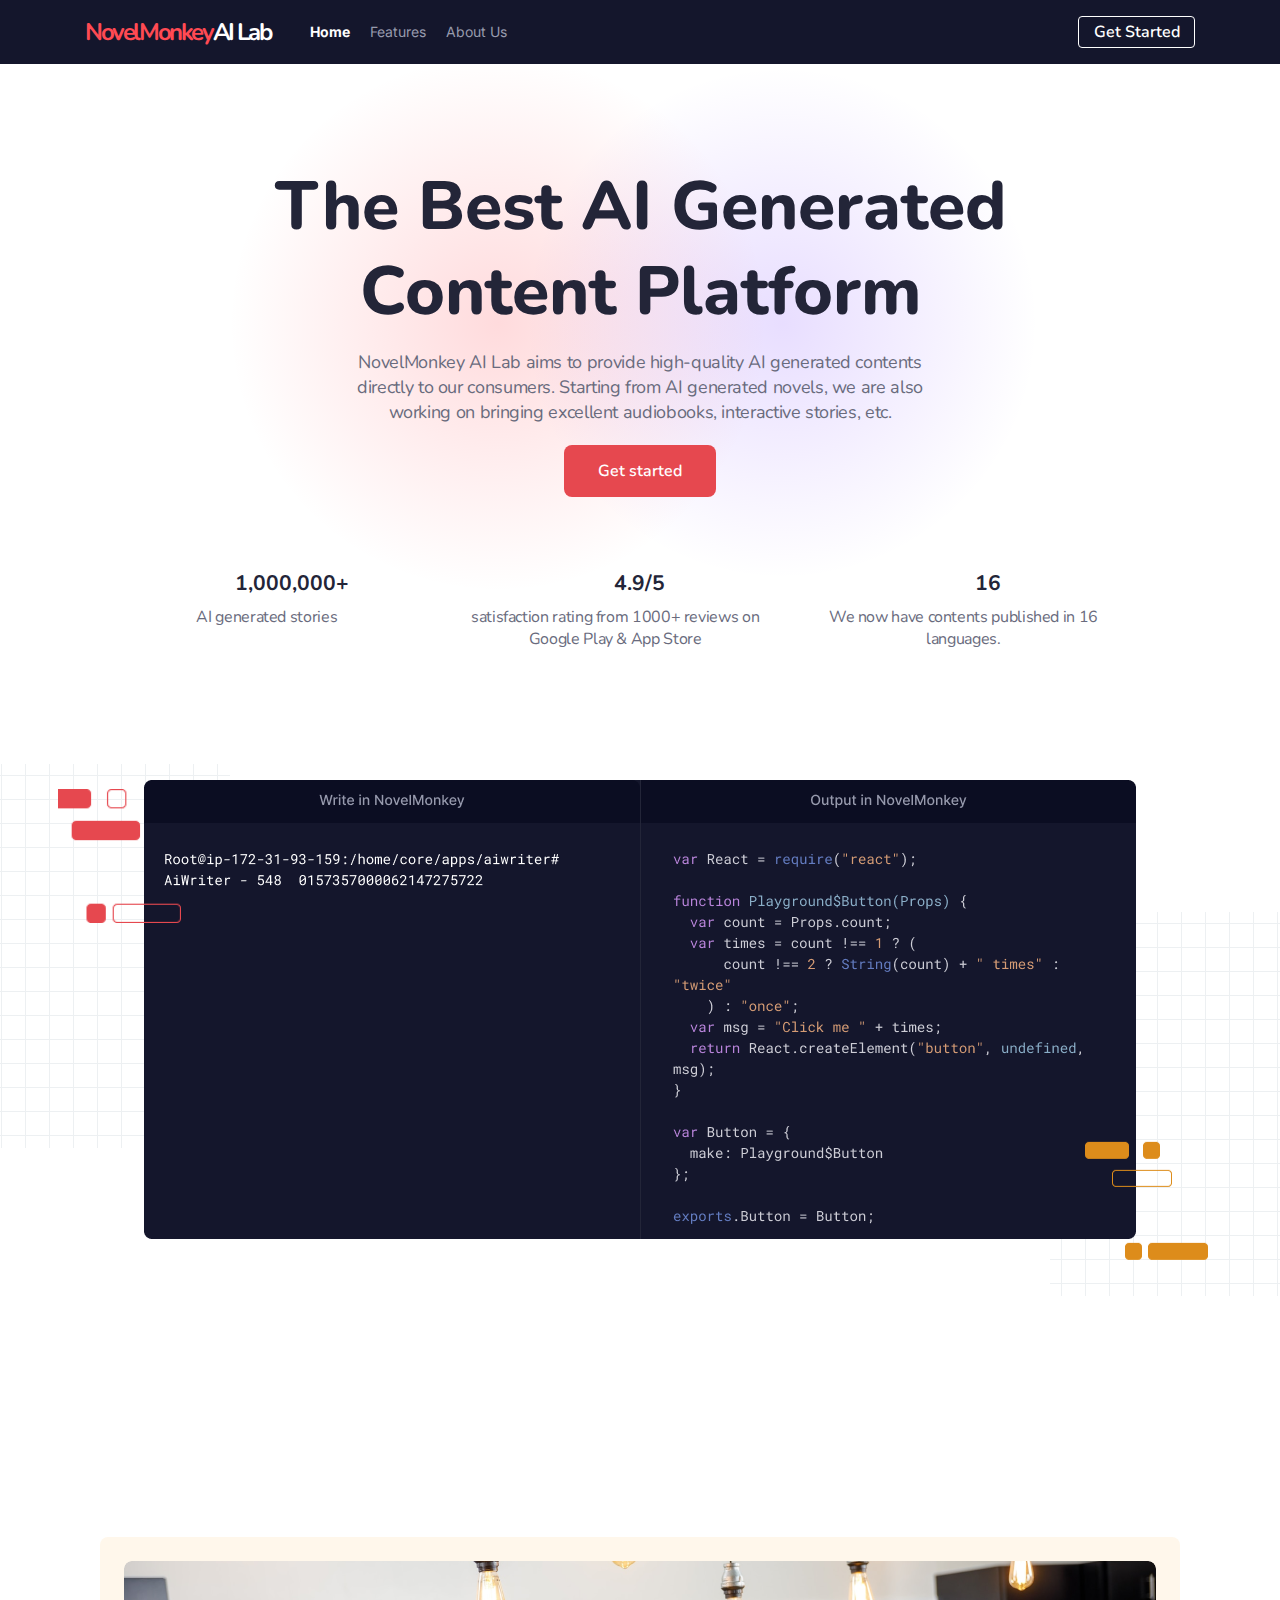
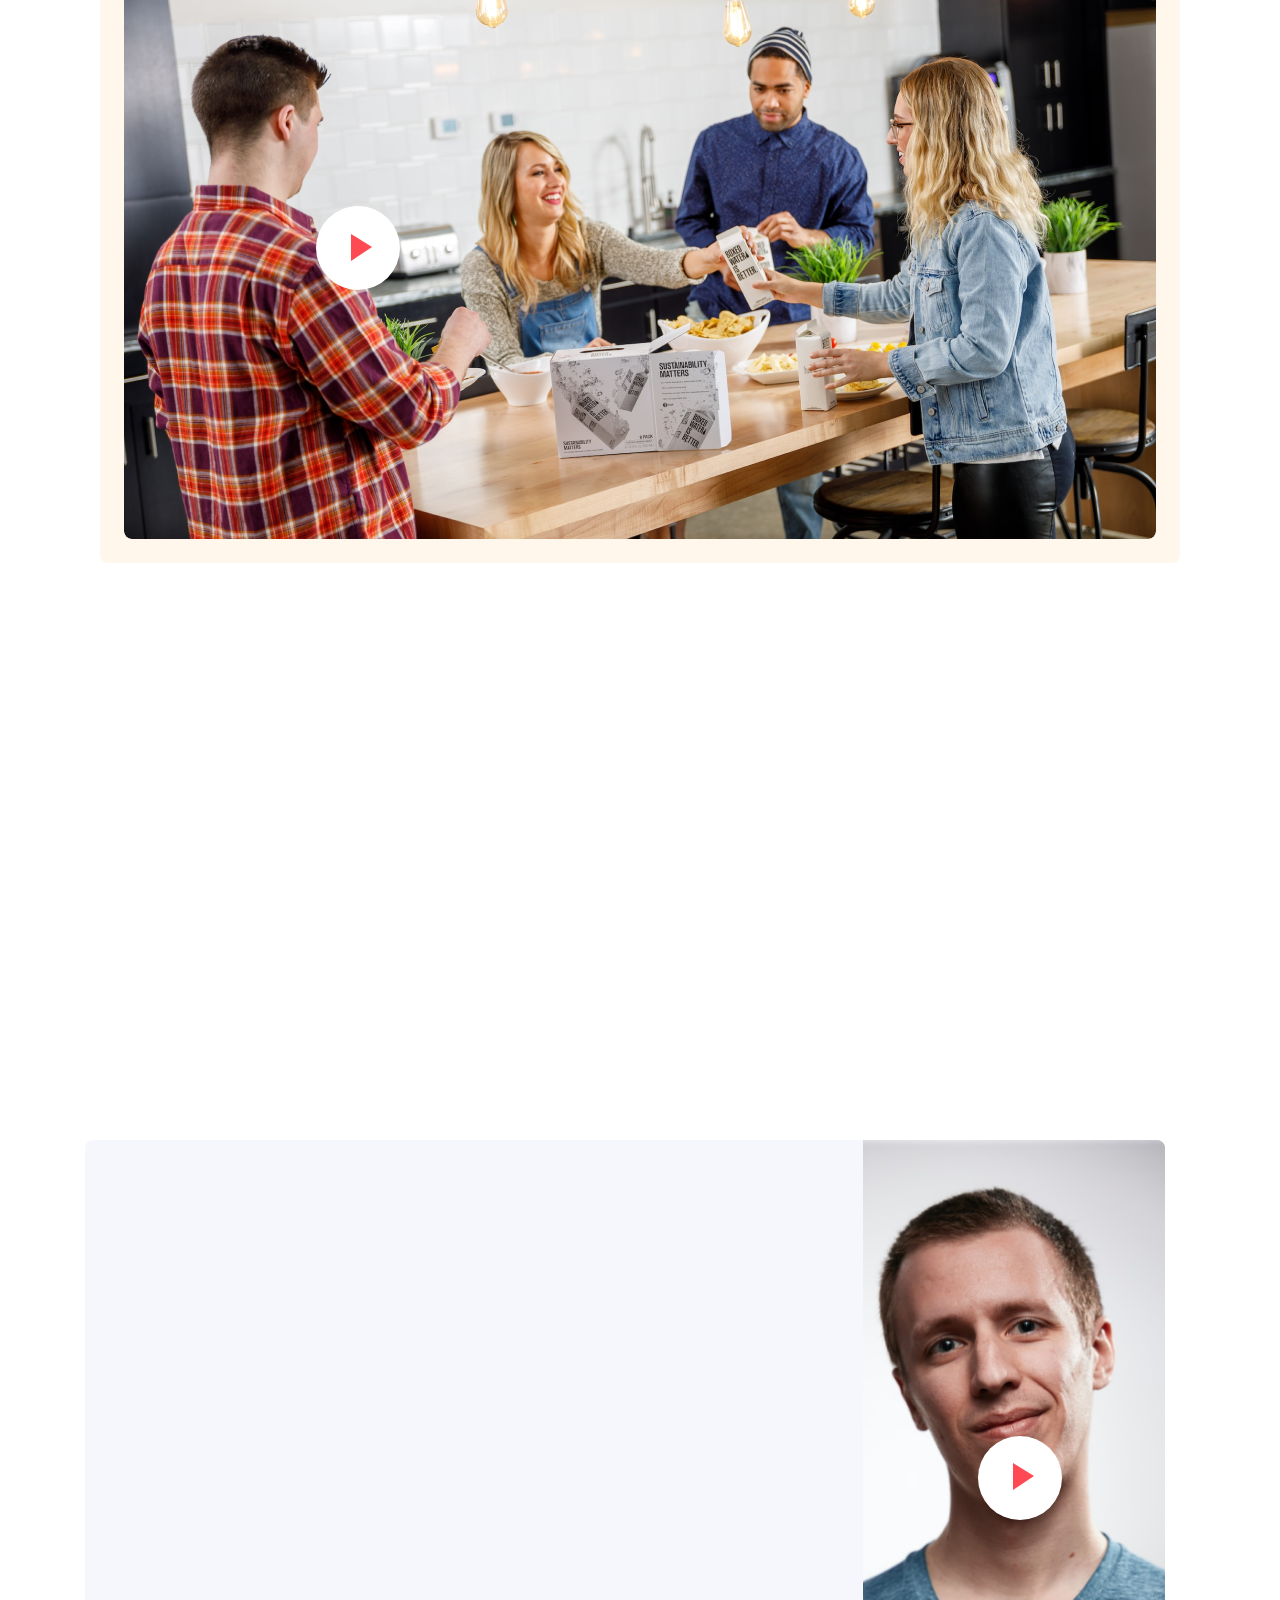
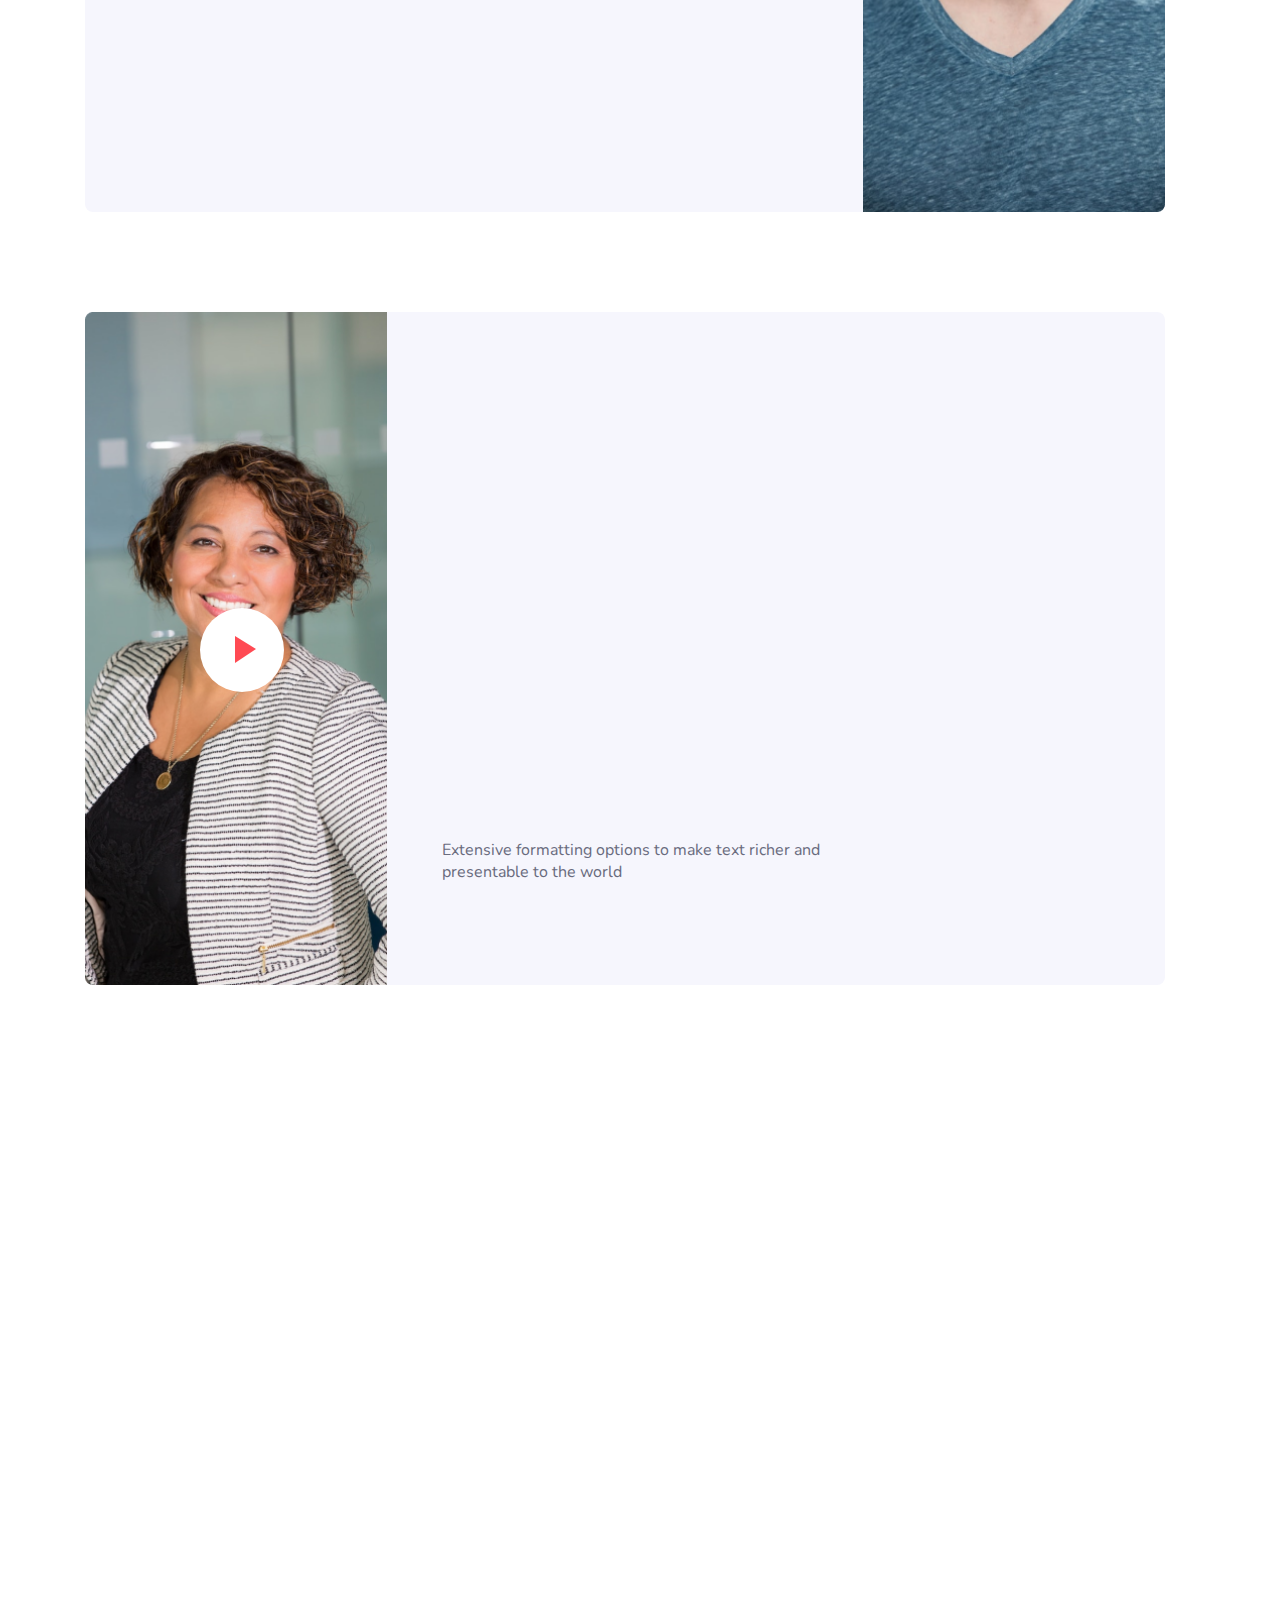
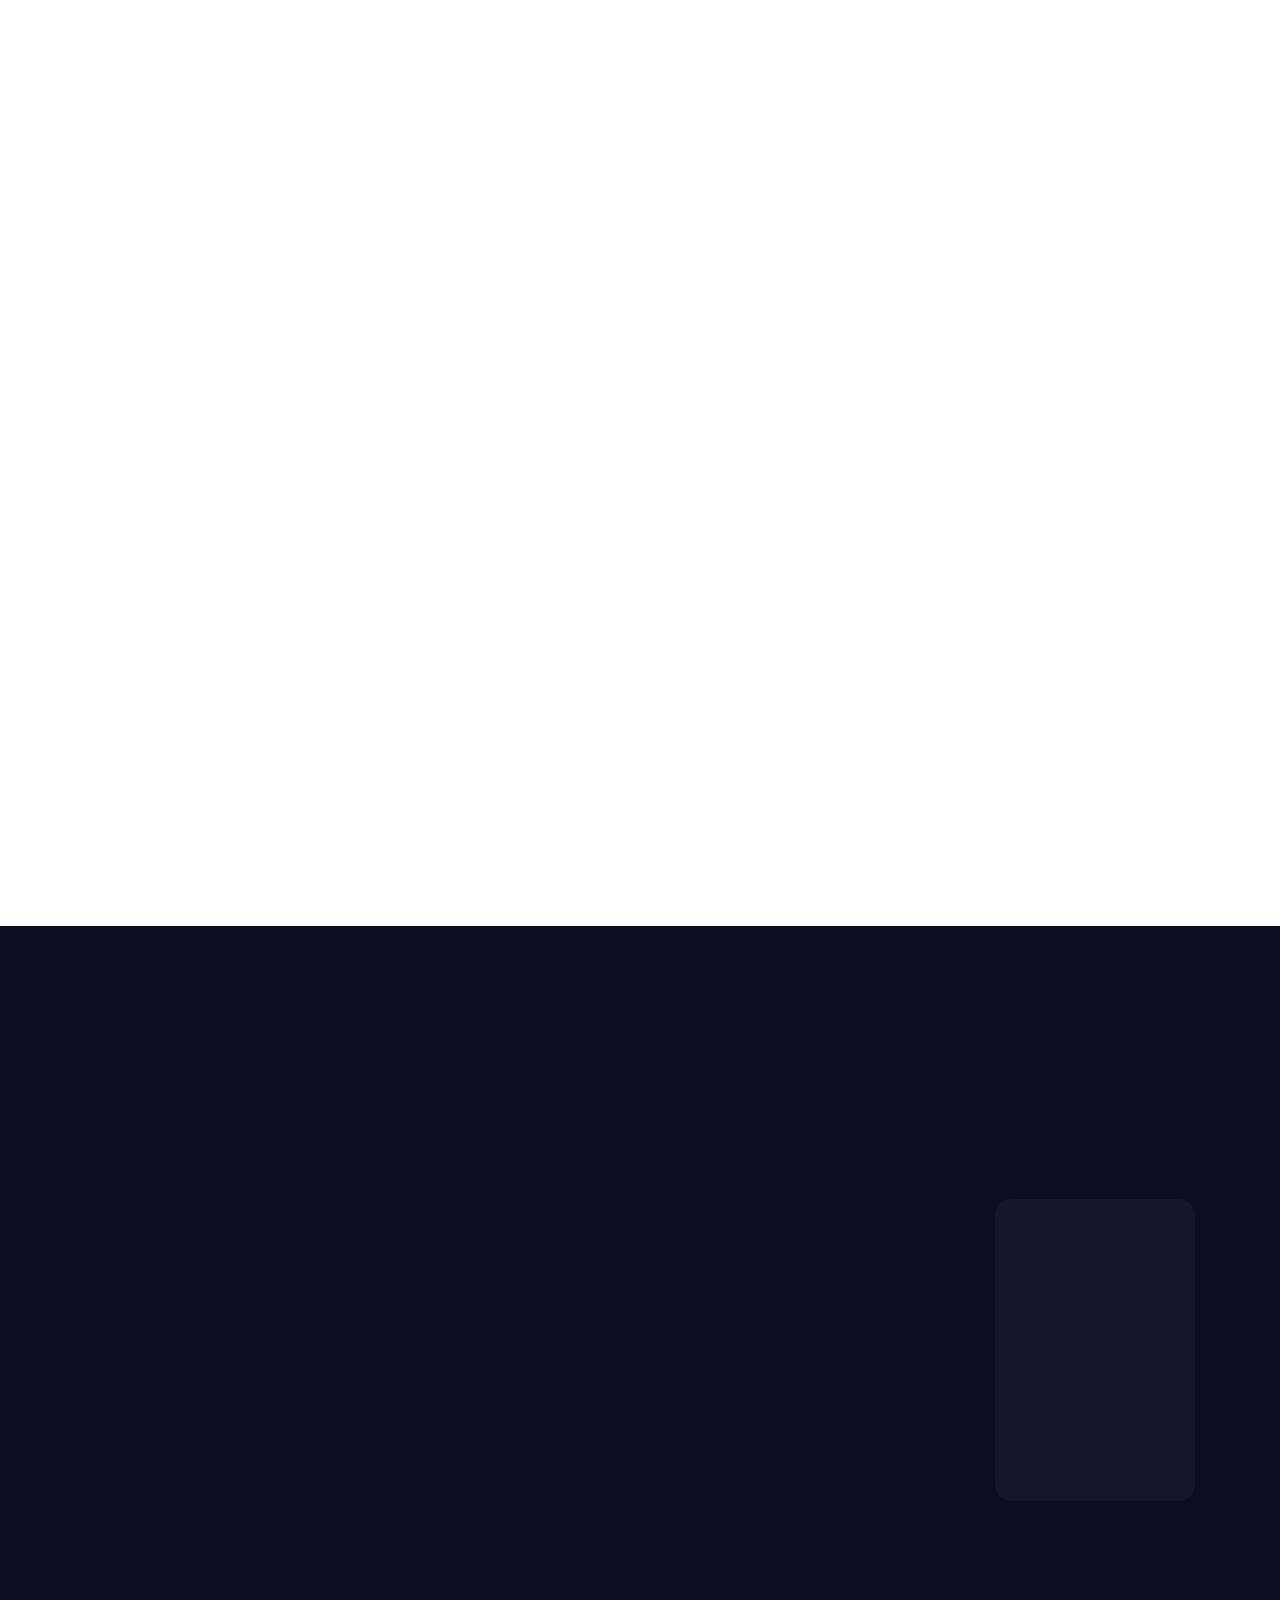
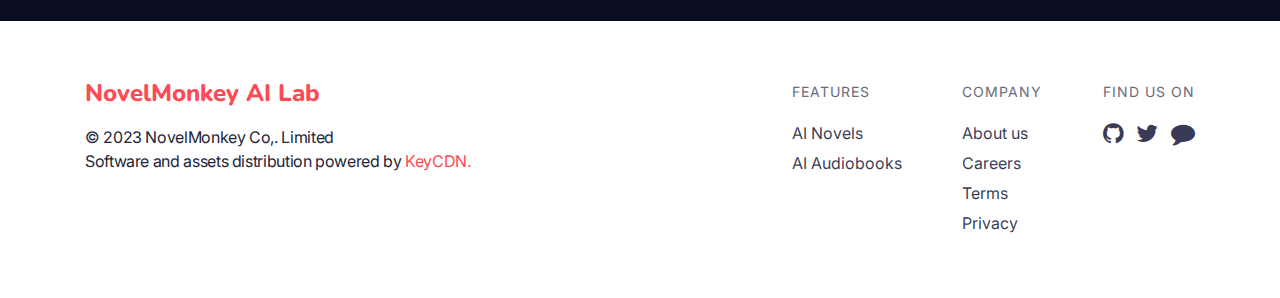
<file: index.html>
<!DOCTYPE HTML>
<html class="no-js" lang="en-US">

<head>
    <meta charset="utf-8">
    <meta http-equiv="x-ua-compatible" content="ie=edge">
    <title>Novelmoneky ai lab- Home</title>
    <meta name="description" content="">
    <meta name="viewport" content="width=device-width, initial-scale=1">
    <link rel="shortcut icon" type="image/x-icon" href="assets/images/favicon.ico" />

    <!-- Stylesheet -->
    <!-- Animate css -->
    <link rel="stylesheet" type="text/css" href="assets/css/animate.css" media="all" />
    <!-- Owl Carousel css -->
    <link rel="stylesheet" type="text/css" href="assets/css/owl.theme.default.min.css" media="all" />
    <link rel="stylesheet" type="text/css" href="assets/css/owl.carousel.min.css" media="all" />
    <!-- Google fonts  -->
    <link href="https://fonts.googleapis.com/css2?family=Nunito:wght@300;400;500;600;700;800;900&display=swap"
        rel="stylesheet">
    <link href="https://fonts.googleapis.com/css2?family=Inter:wght@300;400;500;600;700;900&display=swap"
        rel="stylesheet">
    <!-- Fontawesome CSS -->
    <link rel="stylesheet" href="assets/css/font-awesome.min.css">
    <!-- Bootstrap CSS -->
    <link rel="stylesheet" href="assets/css/bootstrap.min.css">
    <!-- normalize -->
    <link rel="stylesheet" href="assets/css/normalize.css">
     <!-- Aos css  -->
     <link rel="stylesheet" href="assets/css/aos.css">
    <!-- Main Stylesheet -->
    <link rel="stylesheet" href="assets/css/style.css">
    <!-- responsive -->
    <link rel="stylesheet" href="assets/css/responsive.css">
</head>

<body>

    <!-- Novel Monkey FUll page design start  -->
    <header class="header-area sticky-top">
        <div class="container">
            <div class="row">
                <div class="col-xl-12">
                    <div class="header_content">
                        <div class="header_left">
                            <div class="header_logo">
                                <a href="#">NovelMonkey<span>AI Lab</span></a>
                            </div>
                            <div class="header_menu">
                                <ul>
                                    <li><a class="active" href="#">Home</a></li>
                                    <li><a href="#">Features</a></li>
                                    <li><a href="#">About Us</a></li>
                                    <li><a href="#">Get Started</a></li>
                                </ul>
                            </div>
                        </div>
                        <div class="header_right">
                            <a href="#">Get Started</a>
                            <div class="mobile_btn">
                                <span></span>
                                <span></span>
                                <span></span>
                            </div>
                        </div>
                    </div>
                </div>
            </div>
        </div>
    </header>

    <section class="hero_section_design section_padding">
        <div class="container">
            <div class="row">
                <div class="col-xl-12">
                    <div class="hero_content" data-aos="fade-up">
                        <h1>The Best AI Generated Content Platform</h1>
                        <p>NovelMonkey AI Lab aims to provide high-quality AI generated contents directly to our
                            consumers. Starting from AI generated novels, we are also working on bringing excellent
                            audiobooks, interactive stories, etc.</p>
                        <a href="#">Get started</a>

                        <!-- hero_position  -->
                        <div class="hero_postion hero_position_1"></div>
                        <div class="hero_postion hero_position_2"></div>
                    </div>
                    <div class="details_counting">
                        <div class="single_details li_p" data-aos="fade-up">
                            <h4>1,000,000+</h4>
                            <p>AI generated stories</p>
                        </div>
                        <div class="single_details li_p" data-aos="fade-up">
                            <h4>4.9/5</h4>
                            <p>satisfaction rating from 1000+ reviews on Google Play & App Store</p>
                        </div>
                        <div class="single_details li_p" data-aos="fade-up">
                            <h4>16</h4>
                            <p>We now have contents published in 16 languages.</p>
                        </div>
                    </div>

                    <!-- code_editor area  -->
                    <div class="code_editor_area">
                        <img src="assets/images/div.relative.png" alt="Image" data-aos="fade-up">
                        <div class="position_image illu illu_left">
                            <img src="assets/images/illu_left.png.png" alt="">
                        </div>
                        <div class="position_image illu illu_right">
                            <img src="assets/images/illu_right.png.png" alt="">
                        </div>
                        <div class="position_image grid grid_left">
                            <img src="assets/images/grid.svg.png" alt="">
                        </div>
                        <div class="position_image grid grid_right">
                            <img src="assets/images/grid.svg.png" alt="">
                        </div>
                    </div>
                </div>
            </div>
        </div>
    </section>

    <section class="who_are_we_area section_padding">
        <div class="container">
            <div class="row">
                <div class="col-xl-12">
                    <div class="section_title" data-aos="fade-up">
                        <h2>Who are we?</h2>
                    </div>
                    <div class="who_are_you_con">
                        <img src="assets/images/img1.png" alt="Image">
                        <button type="button" class="btn-play btn-play1" data-toggle="modal"
                            data-src="https://www.youtube.com/embed/h7M7f-afhvY" data-target="#videoModal">
                            <span></span>
                        </button>

                        <!-- Video Modal Start -->
                        <div class="modal modal-video fade" id="videoModal" tabindex="-1"
                            aria-labelledby="exampleModalLabel" aria-hidden="true">
                            <div class="modal-dialog">
                                <div class="modal-content rounded-0">
                                    <div class="modal-header">
                                        <button type="button" class="btn-close" data-dismiss="modal"
                                            aria-label="Close">&times;</button>
                                    </div>
                                    <div class="modal-body">
                                        <div class="embed-responsive embed-responsive-16by9">
                                            <iframe class="embed-responsive-item" src="" id="video"
                                                allow="autoplay; encrypted-media" allowfullscreen></iframe>
                                        </div>
                                    </div>
                                </div>
                            </div>
                        </div>
                        <!-- Video Modal End -->


                        <!-- about us  -->
                        <div class="about_us_con" data-aos="fade-up">
                            <h5>About Us</h5>
                            <h2>The Best AI Generated Content Platform</h2>
                            <p>Our experience in both AI technology and content creating allows us to bring best AIGC
                                directly to our consumers.</p>

                            <div class="about_group">
                                <div class="ab_single li_p">
                                    <div class="ab_logo">
                                        <img src="assets/images/l1.png" alt="">
                                    </div>
                                    <p>AI Novels: Fictio</p>
                                    <p><span>Text-to-text</span></p>
                                </div>
                                <div class="ab_single li_p">
                                    <div class="ab_logo">
                                        <img src="assets/images/l2.png" alt="">
                                    </div>
                                    <p>AI Audiobooks: Anytime Player</p>
                                    <p><span>Text-to-audio</span></p>
                                </div>
                                <div class="ab_single li_p">
                                    <div class="ab_logo">
                                        <img src="assets/images/l3.png" alt="">
                                    </div>
                                    <p>AI Interactive Stories: </p>
                                    <p><span>Text-to-video</span></p>
                                </div>
                            </div>

                            <a href="#">More About Us</a>
                        </div>
                    </div>
                </div>
            </div>
        </div>
    </section>

    <section class="why_do_that_area section_padding_bottom">
        <div class="container">
            <div class="row">
                <div class="col-xl-12">
                    <div class="section_title" data-aos="fade-up">
                        <h2>What we do & Why we do that</h2>
                    </div>
                </div>
            </div>
            <div class="row what_items">
                <div class="col-md-4">
                    <div class="single_w_item li_p" data-aos="fade-up">
                        <div class="icon">
                            <img src="assets/images/icon1.png" alt="">
                        </div>
                        <h3>World Class Security</h3>
                        <p>Privacy, Security, and Reliability are at the core of Jasper, which means your data is safe,
                            secure, and never used to train 3rd party AI Models.</p>
                    </div>
                </div>
                <div class="col-md-4">
                    <div class="single_w_item li_p" data-aos="fade-up">
                        <div class="icon">
                            <img src="assets/images/icon2.png" alt="">
                        </div>
                        <h3>Easy to manage teams with powerful admin features</h3>
                        <p>Invite team members from all around the world, manage content permissions, and track
                            production status in real-time.</p>
                    </div>
                </div>
                <div class="col-md-4">
                    <div class="single_w_item li_p" data-aos="fade-up">
                        <div class="icon">
                            <img src="assets/images/icon3.png" alt="">
                        </div>
                        <h3>Tailored Billing & Usage</h3>
                        <p>We’ll customize a plan to meet your unique needs, plus unlock all your word credits up front.
                        </p>
                    </div>
                </div>
            </div>
            <div class="row fluent_content">
                <div class="col-xl-12">
                    <div class="fluent_div">
                        <div class="fl_left">
                            <h2 data-aos="fade-up">Generate <span>killer</span> content, effortlessly</h2>
                            <p data-aos="fade-up">Never face writer's block again — from blogs to emails to ad copies, auto-generate
                                catchy, original, and high-converting copies in popular tones & languages in just a few
                                seconds. Just pick a use case, enter some context, and boom...your copy is ready!</p>

                            <div class="botom_f_con">
                                <ul class="li_p">
                                    <li data-aos="fade-up">Powered by state-of-the-art <span>language AI</span> to generate unique,
                                        original content for almost any vertical</li>
                                    <li data-aos="fade-up"><span>40+ use cases</span> and templates to choose from to cover all your
                                        writing needs</li>
                                    <li data-aos="fade-up">Choose from <span>30+ languages</span> to write in your own or other languages
                                        for your clients</li>
                                    <li data-aos="fade-up">Write anything with the right emotion through <span>20+ tones</span> of voice
                                    </li>
                                    <li data-aos="fade-up">Uses scientific <span>copywriting formulas</span> — such as AIDA & PAS — to
                                        provide best quality output that requires minimal to no editing</li>
                                </ul>

                                <div class="img_div" data-aos="fade-up">
                                    <img src="assets/images/ai1.png" alt="">
                                </div>
                            </div>
                        </div>

                        <div class="fl_right">
                            <img src="assets/images/man1.png" alt="">
                            <button type="button" class="btn-play btn-play2" data-toggle="modal"
                                data-src="https://www.youtube.com/embed/668nUCeBHyY" data-target="#videoModal">
                                <span></span>
                            </button>
                        </div>
                    </div>

                    <div class="fluent_div">
                        <div class="fl_left">
                            <h2 data-aos="fade-up">Craft your <span>masterpiece</span> to perfection</h2>
                            <p data-aos="fade-up">Use powerful, rich-text editor to go from raw ideas to a polished piece in no time —
                                takes just about 15 mins to write a 1,000 word piece! Reword, shorten and do much more
                                to improve the content quality before hitting that submit button.</p>

                            <div class="botom_f_con">
                                <ul class="li_p">
                                    <li data-aos="fade-up">Produce reader-friendly copy the way you need it — <span>expand</span> with more
                                        details, give it that raw edge, or just clean up the <span>grammar</span></li>
                                    <li data-aos="fade-up">Have a problem with that clunky, boring sentence? Hit <span>'reword'</span> or
                                        <span>'shorten'</span> and watch it magically turn into something elegant and
                                        succinct</li>
                                    <li data-aos="fade-up">Never worry about content uniqueness! Check for parts of your text that are
                                        similar to any existing content using in-built <span>plagiarism</span> checker
                                    </li>
                                    <li>Extensive <span>formatting options</span> to make text richer and presentable to
                                        the world</li>
                                </ul data-aos="fade-up">

                                <div class="img_div" data-aos="fade-up">
                                    <img src="assets/images/ai2.png" alt="">
                                </div>
                            </div>
                        </div>

                        <div class="fl_right">
                            <img src="assets/images/man2.png" alt="">
                            <button type="button" class="btn-play btn-play2" data-toggle="modal"
                                data-src="https://www.youtube.com/embed/668nUCeBHyY" data-target="#videoModal">
                                <span></span>
                            </button>
                        </div>
                    </div>
                </div>
            </div>
        </div>
    </section>

    <section class="love_reader_section section_padding_bottom">
        <div class="container">
            <div class="col-xl-12">
                <div class="section_title">
                    <h2 data-aos="fade-up">Loved by our readers</h2>
                    <h5 data-aos="fade-up">Reviews from our AI Novel App</h5>
                </div>
            </div>

            <div class="col-xl-12">
                <div class="all_read_lover">
                    <!-- single  -->
                    <div class="single_read_lover" data-aos="fade-up">
                        <div class="lover_top">
                            <div class="lover_img">
                                <img src="assets/images/1.png" alt="">
                            </div>
                            <div class="lover_name">
                                <h6>DIANDA Ramata</h6>
                            </div>
                        </div>
                        <div class="lover_comment">
                            <h5>Sûrement de belles histoires.</h5>
                            <p>J'adore 💓💓💓💓💓💓💓💓💓💓💓. J'aime beaucoup les lectures même si certaines ne sont
                                pas fini.</p>
                        </div>
                    </div>
                    <!-- single  -->
                    <div class="single_read_lover" data-aos="fade-up">
                        <div class="lover_top">
                            <div class="lover_img">
                                <img src="assets/images/2.png" alt="">
                            </div>
                            <div class="lover_name">
                                <h6>Marzena Kóska</h6>
                            </div>
                        </div>
                        <div class="lover_comment">
                            <h5>Super.Polecam</h5>
                            <p>Super się czyta wciąga niesamowicie nie można się oderwać. Aplikacje mi się podoba.Maja
                                bardzo duży wybór książek tak że każdy znajdzie coś dla siebie.Polecam😘</p>
                        </div>
                    </div>
                    <!-- single  -->
                    <div class="single_read_lover" data-aos="fade-up">
                        <div class="lover_top">
                            <div class="lover_img">
                                <img src="assets/images/3.png" alt="">
                            </div>
                            <div class="lover_name">
                                <h6>Domenica Carlino</h6>
                            </div>
                        </div>
                        <div class="lover_comment">
                            <h5>App molto bella</h5>
                            <p>Bellissimo tantissime storie avvincenti molto soddisfatta grazie!</p>
                        </div>
                    </div>
                    <!-- single  -->
                    <div class="single_read_lover" data-aos="fade-up">
                        <div class="lover_top">
                            <div class="lover_img">
                                <img src="assets/images/4.png" alt="">
                            </div>
                            <div class="lover_name">
                                <h6>Arcangela Moschetta</h6>
                            </div>
                        </div>
                        <div class="lover_comment">
                            <h5>App di lettura interessante</h5>
                            <p>L'ho scaricata da poco e mi trovo bene. App di lettura interessante, unica cosa da
                                migliorare è la concessione di maggiori gemme per ogni missione di lettura giornaliera.
                            </p>
                        </div>
                    </div>
                    <!-- single  -->
                    <div class="single_read_lover" data-aos="fade-up">
                        <div class="lover_top">
                            <div class="lover_img">
                                <img src="assets/images/5.png" alt="">
                            </div>
                            <div class="lover_name">
                                <h6>Kaszti007 Cobra90</h6>
                            </div>
                        </div>
                        <div class="lover_comment">
                            <h5>Sehr spannend, cool</h5>
                            <p>Dość ciekawa aplikacja , można również pomagać i mieć swój udział w tłumaczeniu tekstu ,
                                gdy widzimy jakiś błąd możemy edytować tekst i go samodzielnie poprawić, dostając w
                                zamian monety.🙂</p>
                        </div>
                    </div>
                    <!-- single  -->
                    <div class="single_read_lover" data-aos="fade-up">
                        <div class="lover_top">
                            <div class="lover_img">
                                <img src="assets/images/6.png" alt="">
                            </div>
                            <div class="lover_name">
                                <h6>Matej Vanny</h6>
                            </div>
                        </div>
                        <div class="lover_comment">
                            <h5>Tolle App mit spannenden Geschichten</h5>
                            <p>Ansich eine klasse App mit tollen Geschichten, Man lernt nette Leute kennen Liest
                                entspannt Bücher.</p>
                        </div>
                    </div>
                </div>
            </div>
        </div>
    </section>

    <section class="our_team section_padding_bottom">
        <div class="container">
            <div class="row">

                <div class="col-xl-12">
                    <div class="section_title" data-aos="fade-up">
                        <h2>Meet Our Team</h2>
                    </div>
                </div>
                <div class="col-lg-3 col-md-6">
                    <div class="team-item" data-aos="fade-up">
                        <img class="img-fluid mb-4" src="assets/images/team-1.png" alt="">
                        <h5>Charles Tai</h5>
                        <span class="text-primary">Founder & CEO</span>
                        <ul class="team-social">
                            <li><a class="btn btn-square" href=""><i class="fa fa-facebook-f"></i></a></li>
                            <li><a class="btn btn-square" href=""><i class="fa fa-twitter"></i></a></li>
                            <li><a class="btn btn-square" href=""><i class="fa fa-instagram"></i></a></li>
                            <li><a class="btn btn-square" href=""><i class="fa fa-linkedin"></i></a></li>
                        </ul>
                    </div>
                </div>
                <div class="col-lg-3 col-md-6">
                    <div class="team-item" data-aos="fade-up">
                        <img class="img-fluid mb-4" src="assets/images/team-2.png" alt="">
                        <h5>Adam Crew</h5>
                        <span class="text-primary">Co Founder</span>
                        <ul class="team-social">
                            <li><a class="btn btn-square" href=""><i class="fa fa-facebook-f"></i></a></li>
                            <li><a class="btn btn-square" href=""><i class="fa fa-twitter"></i></a></li>
                            <li><a class="btn btn-square" href=""><i class="fa fa-instagram"></i></a></li>
                            <li><a class="btn btn-square" href=""><i class="fa fa-linkedin"></i></a></li>
                        </ul>
                    </div>
                </div>
                <div class="col-lg-3 col-md-6">
                    <div class="team-item" data-aos="fade-up">
                        <img class="img-fluid mb-4" src="assets/images/team-3.png" alt="">
                        <h5>Boris Johnson</h5>
                        <span class="text-primary">Executive Manager</span>
                        <ul class="team-social">
                            <li><a class="btn btn-square" href=""><i class="fa fa-facebook-f"></i></a></li>
                            <li><a class="btn btn-square" href=""><i class="fa fa-twitter"></i></a></li>
                            <li><a class="btn btn-square" href=""><i class="fa fa-instagram"></i></a></li>
                            <li><a class="btn btn-square" href=""><i class="fa fa-linkedin"></i></a></li>
                        </ul>
                    </div>
                </div>
                <div class="col-lg-3 col-md-6">
                    <div class="team-item" data-aos="fade-up">
                        <img class="img-fluid mb-4" src="assets/images/team-4.png" alt="">
                        <h5>Robert Jordan</h5>
                        <span class="text-primary">Digital Marketer</span>
                        <ul class="team-social">
                            <li><a class="btn btn-square" href=""><i class="fa fa-facebook-f"></i></a></li>
                            <li><a class="btn btn-square" href=""><i class="fa fa-twitter"></i></a></li>
                            <li><a class="btn btn-square" href=""><i class="fa fa-instagram"></i></a></li>
                            <li><a class="btn btn-square" href=""><i class="fa fa-linkedin"></i></a></li>
                        </ul>
                    </div>
                </div>
            </div>
        </div>
    </section>

    <section class="help_section">
        <div class="container">
            <div class="row">
                <div class="col-xl-12">
                    <div class="help_title">
                        <h2 data-aos="fade-up">Help revolutionize the way people write
                            Join us on our journey!</h2>
                            <div class="current_open" data-aos="fade-up">
                                <h6>Current Openings</h6>
                            </div>
                        
                    </div>
                </div>

                <div class="col-xl-12">
                    <div class="current_all_items">
                        <div class="current_single" data-aos="fade-up">
                            <div class="c_img">
                                <img src="assets/images/h.png" alt="">
                            </div>
                            <h3>Machine Learning Engineer (NLP)</h3>
                            <p>We are looking for a talented and passionate Machine Learning Engineer to join our
                                founding team and shape the future of our product. You will be responsibl...</p>
                            <div class="more">
                                <span>Remote/ Full time</span>
                                <a href="#">&#8594 </a>
                            </div>
                        </div>
                        <div class="current_single" data-aos="fade-up">
                            <div class="c_img">
                                <img src="assets/images/h.png" alt="">
                            </div>
                            <h3>Machine Learning Engineer (NLP)</h3>
                            <p>We are looking for a talented and passionate Machine Learning Engineer to join our
                                founding team and shape the future of our product. You will be responsibl...</p>
                            <div class="more">
                                <span>Remote/ Full time</span>
                                <a href="#">&#8594 </a>
                            </div>
                        </div>
                        <div class="current_single" data-aos="fade-up">
                            <div class="c_img">
                                <img src="assets/images/h.png" alt="">
                            </div>
                            <h3>Machine Learning Engineer (NLP)</h3>
                            <p>We are looking for a talented and passionate Machine Learning Engineer to join our
                                founding team and shape the future of our product. You will be responsibl...</p>
                            <div class="more">
                                <span>Remote/ Full time</span>
                                <a href="#">&#8594 </a>
                            </div>
                        </div>
                        <div class="current_single">
                           <div class="position" data-aos="fade-up">
                                <a href="#">More Positions</a>
                           </div>
                        </div>
                    </div>
                </div>
            </div>
        </div>
    </section>


    <footer class="footer_area_design">
        <div class="container">
            <div class="row">
                <div class="col-xl-12">
                    <div class="footer_all_item">
                        <div class="footer_copyright">
                            <div class="footer_logo">
                                <a href="#">NovelMonkey AI Lab</a>
                            </div>
                            <p>© 2023 NovelMonkey Co,. Limited</p>
                            <p>Software and assets distribution powered by <a href="#">KeyCDN.</a></p>
                        </div>
                        <div class="footer_menu">
                            <div class="single_footer">
                                <h4>Features</h4>
                                <ul>
                                    <li><a href="#">AI Novels</a></li>
                                    <li><a href="#">AI Audiobooks</a></li>
                                </ul>
                            </div>
                            <div class="single_footer">
                                <h4>Company</h4>
                                <ul>
                                    <li><a href="#">About us</a></li>
                                    <li><a href="#">Careers</a></li>
                                    <li><a href="#">Terms</a></li>
                                    <li><a href="#">Privacy</a></li>
                                </ul>
                            </div>
                            <div class="single_footer">
                                <h4>Find us on</h4>
                                <ul>
                                    <li><a href="#"><i class="fa fa-github" aria-hidden="true"></i></a></li>
                                    <li><a href="#"><i class="fa fa-twitter" aria-hidden="true"></i></a></li>
                                    <li><a href="#"><i class="fa fa-comment" aria-hidden="true"></i></a></li>
                                    
                                </ul>
                            </div>
                        </div>
                    </div>
                </div>
            </div>
        </div>
    </footer>



    <!--End Novel Monkey FUll page design start  -->


    <!-- Js Files -->
    <!-- modernizr -->
    <script src="assets/js/vendor/modernizr-3.5.0.min.js"></script>
    <!-- jQuery -->
    <script src="assets/js/vendor/jquery-3.2.1.min.js"></script>
    <!-- Bootstrap Popper -->
    <script src="assets/js/popper.js"></script>
    <!-- Bootstrap -->
    <script src="assets/js/bootstrap.min.js"></script>
    <!-- Owl Carousel JS -->
    <script src="assets/js/owl.carousel.min.js"></script>
    <!-- Aos js  -->
    <script src="assets/js/aos.js"></script>
    <!-- Custom Scripts -->
    <script src="assets/js/main.js"></script>
    <script>
        AOS.init({
          // offset: 200,
          // duration: 1000,
          delay: 80,
          once: true
        });
    </script>

</body>

</html>
</file>
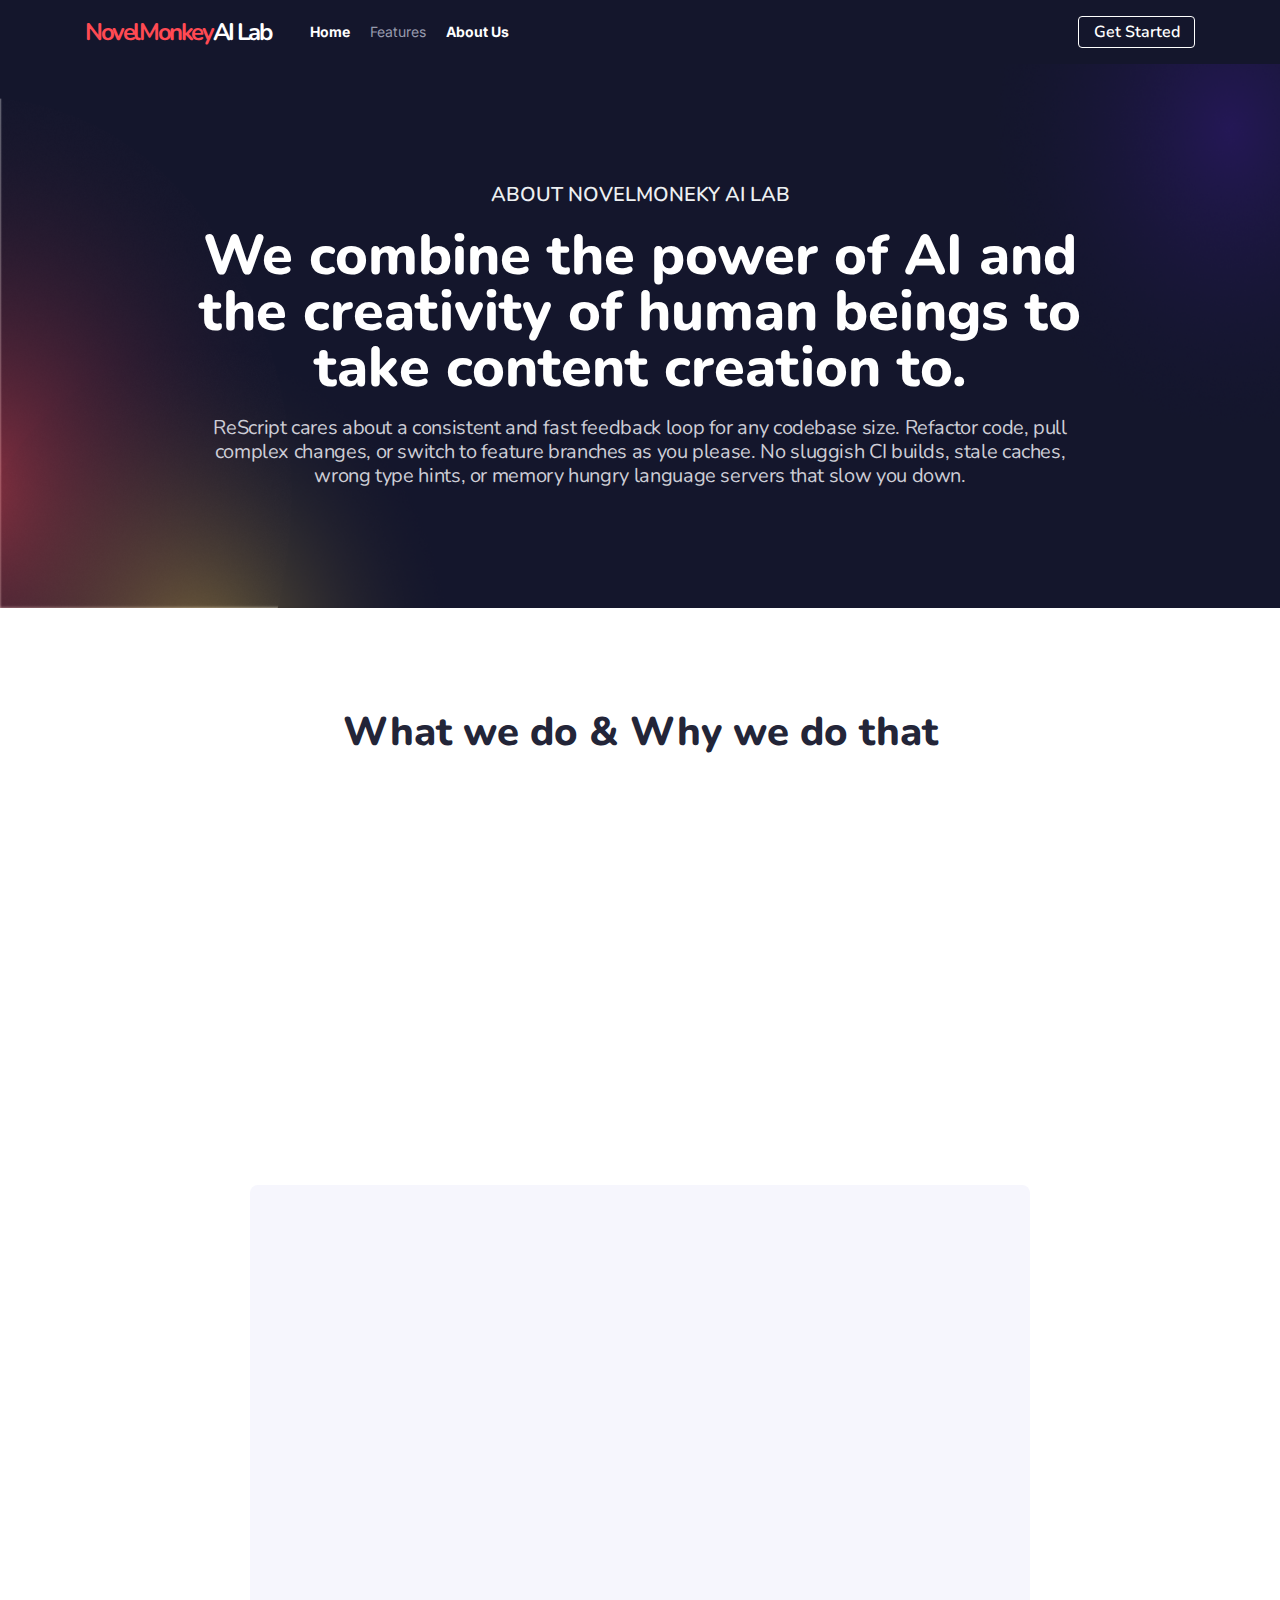
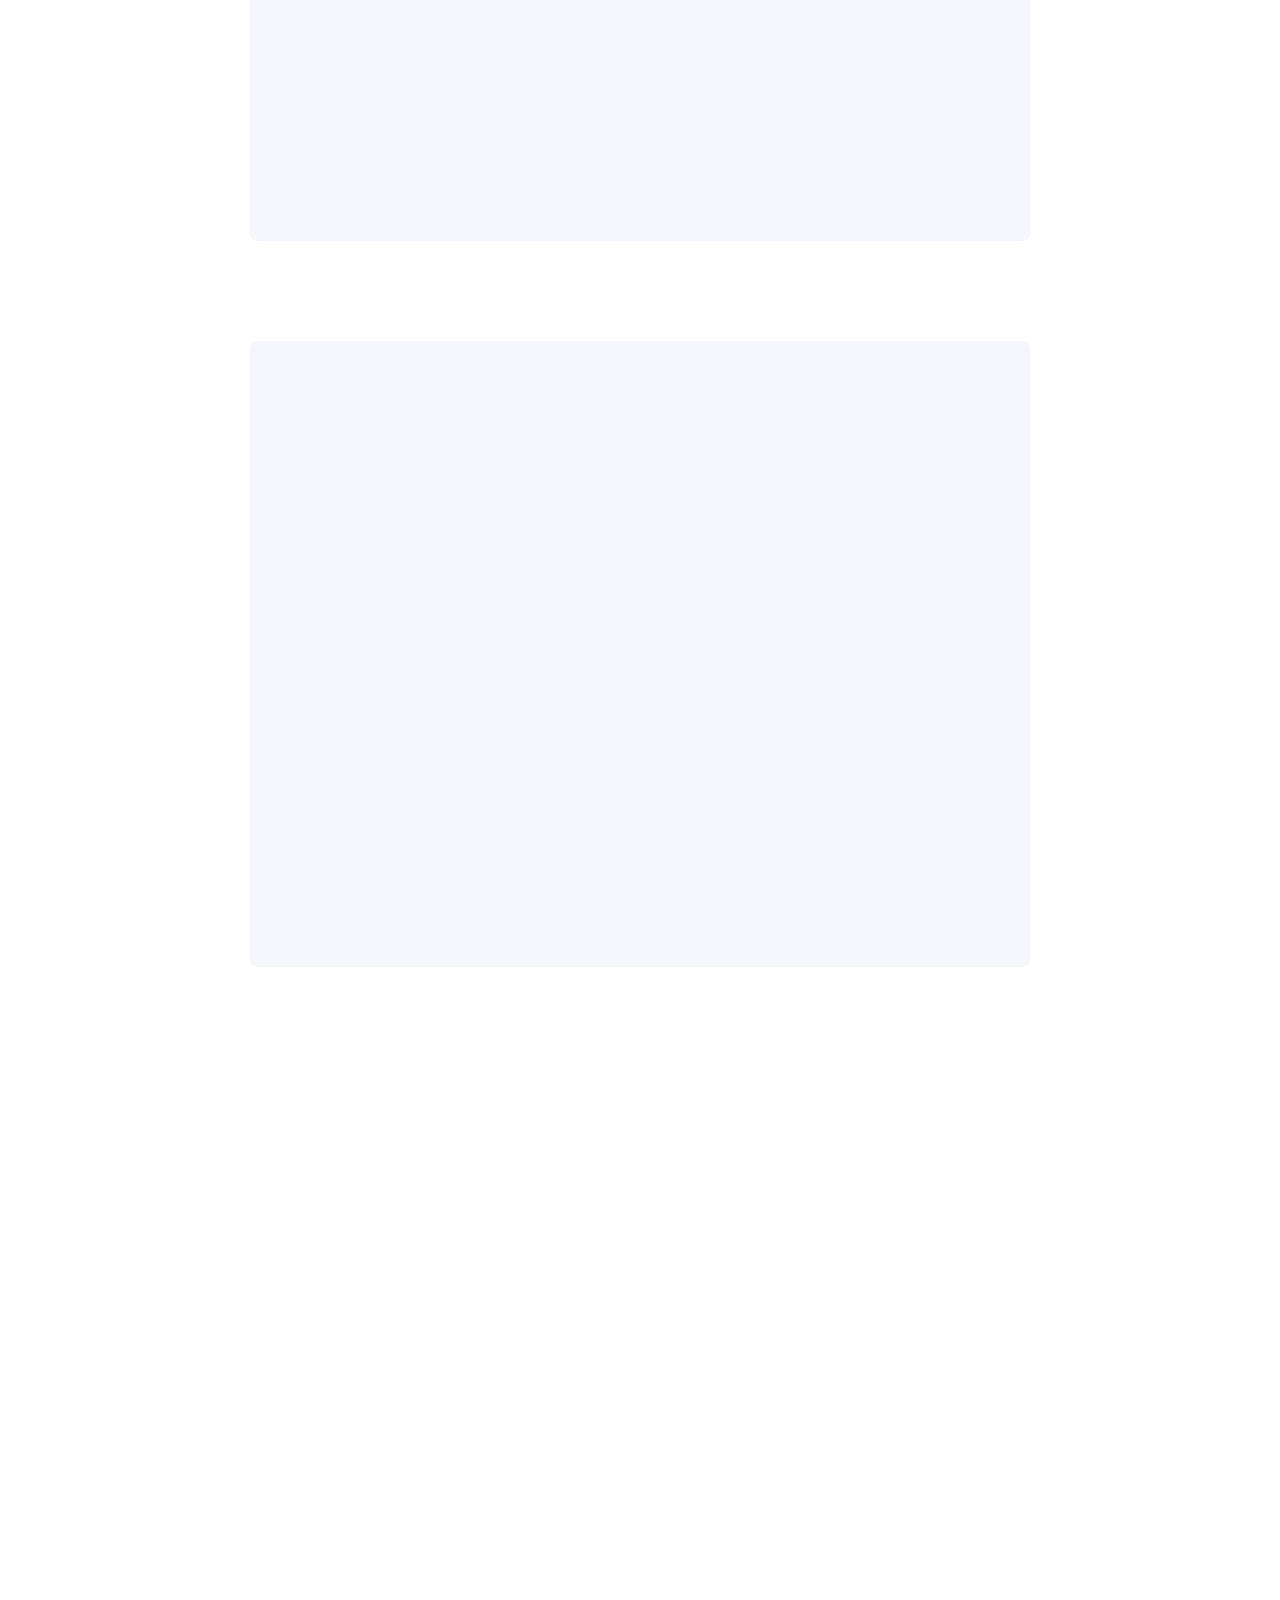
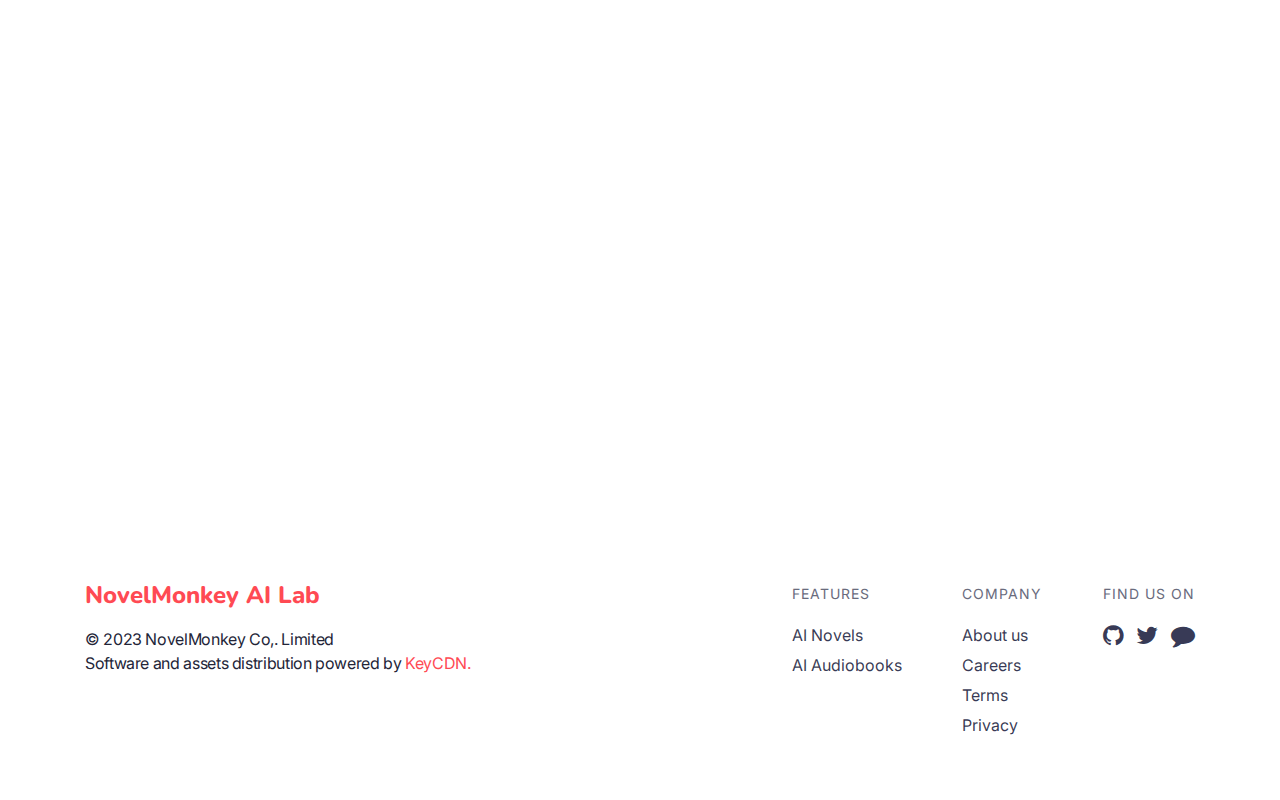
<file: about_us.html>
<!DOCTYPE HTML>
<html class="no-js" lang="en-US">

<head>
    <meta charset="utf-8">
    <meta http-equiv="x-ua-compatible" content="ie=edge">
    <title>Novelmoneky ai lab- about</title>
    <meta name="description" content="">
    <meta name="viewport" content="width=device-width, initial-scale=1">
    <link rel="shortcut icon" type="image/x-icon" href="assets/images/favicon.ico" />

    <!-- Stylesheet -->
    <!-- Animate css -->
    <link rel="stylesheet" type="text/css" href="assets/css/animate.css" media="all" />
    <!-- Owl Carousel css -->
    <link rel="stylesheet" type="text/css" href="assets/css/owl.theme.default.min.css" media="all" />
    <link rel="stylesheet" type="text/css" href="assets/css/owl.carousel.min.css" media="all" />
    <!-- Google fonts  -->
    <link href="https://fonts.googleapis.com/css2?family=Nunito:wght@300;400;500;600;700;800;900&display=swap"
        rel="stylesheet">
    <link href="https://fonts.googleapis.com/css2?family=Inter:wght@300;400;500;600;700;900&display=swap"
        rel="stylesheet">
    <!-- Fontawesome CSS -->
    <link rel="stylesheet" href="assets/css/font-awesome.min.css">
    <!-- Bootstrap CSS -->
    <link rel="stylesheet" href="assets/css/bootstrap.min.css">
    <!-- normalize -->
    <link rel="stylesheet" href="assets/css/normalize.css">
    <!-- Aos css  -->
    <link rel="stylesheet" href="assets/css/aos.css">
    <!-- Main Stylesheet -->
    <link rel="stylesheet" href="assets/css/style.css">
    <!-- responsive -->
    <link rel="stylesheet" href="assets/css/responsive.css">
</head>

<body>

    <!-- Novel Monkey FUll page design start  -->
    <header class="header-area sticky-top">
        <div class="container">
            <div class="row">
                <div class="col-xl-12">
                    <div class="header_content">
                        <div class="header_left">
                            <div class="header_logo">
                                <a href="#">NovelMonkey<span>AI Lab</span></a>
                            </div>
                            <div class="header_menu">
                                <ul>
                                    <li><a class="active" href="#">Home</a></li>
                                    <li><a href="feature.html">Features</a></li>
                                    <li><a class="active" href="about_us.html">About Us</a></li>
                                    <li><a href="#">Get Started</a></li>
                                </ul>
                            </div>
                        </div>
                        <div class="header_right">
                            <a href="#">Get Started</a>
                            <div class="mobile_btn">
                                <span></span>
                                <span></span>
                                <span></span>
                            </div>
                        </div>
                    </div>
                </div>
            </div>
        </div>
    </header>

    <section class="about_banner" style="background: url(assets/images/about_bg.png) no-repeat scroll 0 0 / 100% 100%;">
        <div class="container">
            <div class="row">
                <div class="col-xl-12">
                    <div class="b_all_content">
                        <span data-aos="fade-up">About Novelmoneky ai lab</span>
                        <h2 data-aos="fade-up">We combine the power of AI and the creativity of human beings to 
                        take content creation to.</h2>
                        <p data-aos="fade-up">ReScript cares about a consistent and fast feedback loop for any codebase size. Refactor code, pull complex changes, or switch to feature branches as you please. No sluggish CI builds, stale caches, wrong type hints, or memory hungry language servers that slow you down.</p>
                    </div>
                </div>
            </div>
        </div>
    </section>

    <section class="why_do_that_area ab_why_do_that_area section_padding">
        <div class="container">
            <div class="row">
                <div class="col-xl-12">
                    <div class="section_title">
                        <h2 data-aos="fade-up">What we do & Why we do that</h2>
                    </div>
                </div>
            </div>
            <div class="row what_items">
                <div class="col-md-4">
                    <div class="single_w_item li_p" data-aos="fade-up">
                        <div class="icon">
                            <img src="assets/images/icon1.png" alt="">
                        </div>
                        <h3>World Class Security</h3>
                        <p>Privacy, Security, and Reliability are at the core of Jasper, which means your data is safe,
                            secure, and never used to train 3rd party AI Models.</p>
                    </div>
                </div>
                <div class="col-md-4">
                    <div class="single_w_item li_p" data-aos="fade-up">
                        <div class="icon">
                            <img src="assets/images/icon2.png" alt="">
                        </div>
                        <h3>Easy to manage teams with powerful admin features</h3>
                        <p>Invite team members from all around the world, manage content permissions, and track
                            production status in real-time.</p>
                    </div>
                </div>
                <div class="col-md-4">
                    <div class="single_w_item li_p" data-aos="fade-up">
                        <div class="icon">
                            <img src="assets/images/icon3.png" alt="">
                        </div>
                        <h3>Tailored Billing & Usage</h3>
                        <p>We’ll customize a plan to meet your unique needs, plus unlock all your word credits up front.
                        </p>
                    </div>
                </div>
            </div>
            <div class="row fluent_content">
                <div class="col-xl-12">
                    <div class="fluent_div ab_fluent_div">
                        <div class="fl_left">
                            <h2 data-aos="fade-up">Generate <span>killer</span> content, effortlessly</h2>
                            <p data-aos="fade-up">Never face writer's block again — from blogs to emails to ad copies, auto-generate
                                catchy, original, and high-converting copies in popular tones & languages in just a few
                                seconds. Just pick a use case, enter some context, and boom...your copy is ready!</p>

                            <div class="botom_f_con">
                                <ul class="li_p" data-aos="fade-up">
                                    <li>Powered by state-of-the-art <span>language AI</span> to generate unique,
                                        original content for almost any vertical</li>
                                    <li data-aos="fade-up"><span>40+ use cases</span> and templates to choose from to cover all your
                                        writing needs</li>
                                    <li>Choose from <span>30+ languages</span> to write in your own or other languages
                                        for your clients</li>
                                    <li data-aos="fade-up">Write anything with the right emotion through <span>20+ tones</span> of voice
                                    </li>
                                    <li data-aos="fade-up">Uses scientific <span>copywriting formulas</span> — such as AIDA & PAS — to
                                        provide best quality output that requires minimal to no editing</li>
                                </ul>

                                <div class="img_div" data-aos="fade-up">
                                    <img src="assets/images/ai1.png" alt="">
                                </div>
                            </div>
                        </div>
                    </div>

                    <div class="fluent_div ab_fluent_div">
                        <div class="fl_left">
                            <h2 data-aos="fade-up">Craft your <span>masterpiece</span> to perfection</h2>
                            <p data-aos="fade-up">Use powerful, rich-text editor to go from raw ideas to a polished piece in no time —
                                takes just about 15 mins to write a 1,000 word piece! Reword, shorten and do much more
                                to improve the content quality before hitting that submit button.</p>

                            <div class="botom_f_con">
                                <ul class="li_p">
                                    <li data-aos="fade-up">Produce reader-friendly copy the way you need it — <span>expand</span> with more
                                        details, give it that raw edge, or just clean up the <span>grammar</span></li>
                                    <li data-aos="fade-up">Have a problem with that clunky, boring sentence? Hit <span>'reword'</span> or
                                        <span>'shorten'</span> and watch it magically turn into something elegant and
                                        succinct</li>
                                    <li data-aos="fade-up">Never worry about content uniqueness! Check for parts of your text that are
                                        similar to any existing content using in-built <span>plagiarism</span> checker
                                    </li>
                                    <li data-aos="fade-up">Extensive <span>formatting options</span> to make text richer and presentable to
                                        the world</li>
                                </ul>

                                <div class="img_div" data-aos="fade-up">
                                    <img src="assets/images/ai2.png" alt="">
                                </div>
                            </div>
                        </div>
                    </div>
                </div>
            </div>
        </div>
    </section>

    <section class="our_team section_padding_bottom">
        <div class="container">
            <div class="row">
                <div class="col-xl-12">
                    <div class="section_title">
                        <h2 data-aos="fade-up">Meet Our Team</h2>
                    </div>
                </div>
                <div class="col-lg-3 col-md-6 team_meet">
                    <div class="team-item" data-aos="fade-up">
                        <img class="img-fluid mb-4" src="assets/images/team-1.png" alt="">
                        <h5>Charles Tai</h5>
                        <span class="text-primary">Founder & CEO</span>
                        <ul class="team-social">
                            <li><a class="btn btn-square" href=""><i class="fa fa-facebook-f"></i></a></li>
                            <li><a class="btn btn-square" href=""><i class="fa fa-twitter"></i></a></li>
                            <li><a class="btn btn-square" href=""><i class="fa fa-instagram"></i></a></li>
                            <li><a class="btn btn-square" href=""><i class="fa fa-linkedin"></i></a></li>
                        </ul>
                    </div>
                </div>
                <div class="col-lg-3 col-md-6 team_meet">
                    <div class="team-item" data-aos="fade-up">
                        <img class="img-fluid mb-4" src="assets/images/team-2.png" alt="">
                        <h5>Adam Crew</h5>
                        <span class="text-primary">Co Founder</span>
                        <ul class="team-social">
                            <li><a class="btn btn-square" href=""><i class="fa fa-facebook-f"></i></a></li>
                            <li><a class="btn btn-square" href=""><i class="fa fa-twitter"></i></a></li>
                            <li><a class="btn btn-square" href=""><i class="fa fa-instagram"></i></a></li>
                            <li><a class="btn btn-square" href=""><i class="fa fa-linkedin"></i></a></li>
                        </ul>
                    </div>
                </div>
                <div class="col-lg-3 col-md-6 team_meet">
                    <div class="team-item" data-aos="fade-up">
                        <img class="img-fluid mb-4" src="assets/images/team-3.png" alt="">
                        <h5>Boris Johnson</h5>
                        <span class="text-primary">Executive Manager</span>
                        <ul class="team-social">
                            <li><a class="btn btn-square" href=""><i class="fa fa-facebook-f"></i></a></li>
                            <li><a class="btn btn-square" href=""><i class="fa fa-twitter"></i></a></li>
                            <li><a class="btn btn-square" href=""><i class="fa fa-instagram"></i></a></li>
                            <li><a class="btn btn-square" href=""><i class="fa fa-linkedin"></i></a></li>
                        </ul>
                    </div>
                </div>
                <div class="col-lg-3 col-md-6 team_meet">
                    <div class="team-item" data-aos="fade-up">
                        <img class="img-fluid mb-4" src="assets/images/team-4.png" alt="">
                        <h5>Robert Jordan</h5>
                        <span class="text-primary">Digital Marketer</span>
                        <ul class="team-social">
                            <li><a class="btn btn-square" href=""><i class="fa fa-facebook-f"></i></a></li>
                            <li><a class="btn btn-square" href=""><i class="fa fa-twitter"></i></a></li>
                            <li><a class="btn btn-square" href=""><i class="fa fa-instagram"></i></a></li>
                            <li><a class="btn btn-square" href=""><i class="fa fa-linkedin"></i></a></li>
                        </ul>
                    </div>
                </div>
                <div class="col-lg-3 col-md-6 team_meet">
                    <div class="team-item" data-aos="fade-up">
                        <img class="img-fluid mb-4" src="assets/images/team-1.png" alt="">
                        <h5>Charles Tai</h5>
                        <span class="text-primary">Founder & CEO</span>
                        <ul class="team-social">
                            <li><a class="btn btn-square" href=""><i class="fa fa-facebook-f"></i></a></li>
                            <li><a class="btn btn-square" href=""><i class="fa fa-twitter"></i></a></li>
                            <li><a class="btn btn-square" href=""><i class="fa fa-instagram"></i></a></li>
                            <li><a class="btn btn-square" href=""><i class="fa fa-linkedin"></i></a></li>
                        </ul>
                    </div>
                </div>
                <div class="col-lg-3 col-md-6 team_meet">
                    <div class="team-item" data-aos="fade-up">
                        <img class="img-fluid mb-4" src="assets/images/team-2.png" alt="">
                        <h5>Adam Crew</h5>
                        <span class="text-primary">Co Founder</span>
                        <ul class="team-social">
                            <li><a class="btn btn-square" href=""><i class="fa fa-facebook-f"></i></a></li>
                            <li><a class="btn btn-square" href=""><i class="fa fa-twitter"></i></a></li>
                            <li><a class="btn btn-square" href=""><i class="fa fa-instagram"></i></a></li>
                            <li><a class="btn btn-square" href=""><i class="fa fa-linkedin"></i></a></li>
                        </ul>
                    </div>
                </div>
                <div class="col-lg-3 col-md-6 team_meet">
                    <div class="team-item" data-aos="fade-up">
                        <img class="img-fluid mb-4" src="assets/images/team-3.png" alt="">
                        <h5>Boris Johnson</h5>
                        <span class="text-primary">Executive Manager</span>
                        <ul class="team-social">
                            <li><a class="btn btn-square" href=""><i class="fa fa-facebook-f"></i></a></li>
                            <li><a class="btn btn-square" href=""><i class="fa fa-twitter"></i></a></li>
                            <li><a class="btn btn-square" href=""><i class="fa fa-instagram"></i></a></li>
                            <li><a class="btn btn-square" href=""><i class="fa fa-linkedin"></i></a></li>
                        </ul>
                    </div>
                </div>
                <div class="col-lg-3 col-md-6 team_meet">
                    <div class="team-item" data-aos="fade-up">
                        <img class="img-fluid mb-4" src="assets/images/team-4.png" alt="">
                        <h5>Robert Jordan</h5>
                        <span class="text-primary">Digital Marketer</span>
                        <ul class="team-social">
                            <li><a class="btn btn-square" href=""><i class="fa fa-facebook-f"></i></a></li>
                            <li><a class="btn btn-square" href=""><i class="fa fa-twitter"></i></a></li>
                            <li><a class="btn btn-square" href=""><i class="fa fa-instagram"></i></a></li>
                            <li><a class="btn btn-square" href=""><i class="fa fa-linkedin"></i></a></li>
                        </ul>
                    </div>
                </div>
            </div>
        </div>
    </section>



    <footer class="footer_area_design">
        <div class="container">
            <div class="row">
                <div class="col-xl-12">
                    <div class="footer_all_item">
                        <div class="footer_copyright">
                            <div class="footer_logo">
                                <a href="#">NovelMonkey AI Lab</a>
                            </div>
                            <p>© 2023 NovelMonkey Co,. Limited</p>
                            <p>Software and assets distribution powered by <a href="#">KeyCDN.</a></p>
                        </div>
                        <div class="footer_menu">
                            <div class="single_footer">
                                <h4>Features</h4>
                                <ul>
                                    <li><a href="#">AI Novels</a></li>
                                    <li><a href="#">AI Audiobooks</a></li>
                                </ul>
                            </div>
                            <div class="single_footer">
                                <h4>Company</h4>
                                <ul>
                                    <li><a href="#">About us</a></li>
                                    <li><a href="#">Careers</a></li>
                                    <li><a href="#">Terms</a></li>
                                    <li><a href="#">Privacy</a></li>
                                </ul>
                            </div>
                            <div class="single_footer">
                                <h4>Find us on</h4>
                                <ul>
                                    <li><a href="#"><i class="fa fa-github" aria-hidden="true"></i></a></li>
                                    <li><a href="#"><i class="fa fa-twitter" aria-hidden="true"></i></a></li>
                                    <li><a href="#"><i class="fa fa-comment" aria-hidden="true"></i></a></li>
                                    
                                </ul>
                            </div>
                        </div>
                    </div>
                </div>
            </div>
        </div>
    </footer>



    <!--End Novel Monkey FUll page design start  -->


    <!-- Js Files -->
    <!-- modernizr -->
    <script src="assets/js/vendor/modernizr-3.5.0.min.js"></script>
    <!-- jQuery -->
    <script src="assets/js/vendor/jquery-3.2.1.min.js"></script>
    <!-- Bootstrap Popper -->
    <script src="assets/js/popper.js"></script>
    <!-- Bootstrap -->
    <script src="assets/js/bootstrap.min.js"></script>
    <!-- Owl Carousel JS -->
    <script src="assets/js/owl.carousel.min.js"></script>
    <!-- Aos js  -->
    <script src="assets/js/aos.js"></script>
    <!-- Custom Scripts -->
    <script src="assets/js/main.js"></script>
    <script>
        AOS.init({
          // offset: 200,
          // duration: 1000,
          delay: 80,
          once: true
        });
    </script>

</body>

</html>
</file>
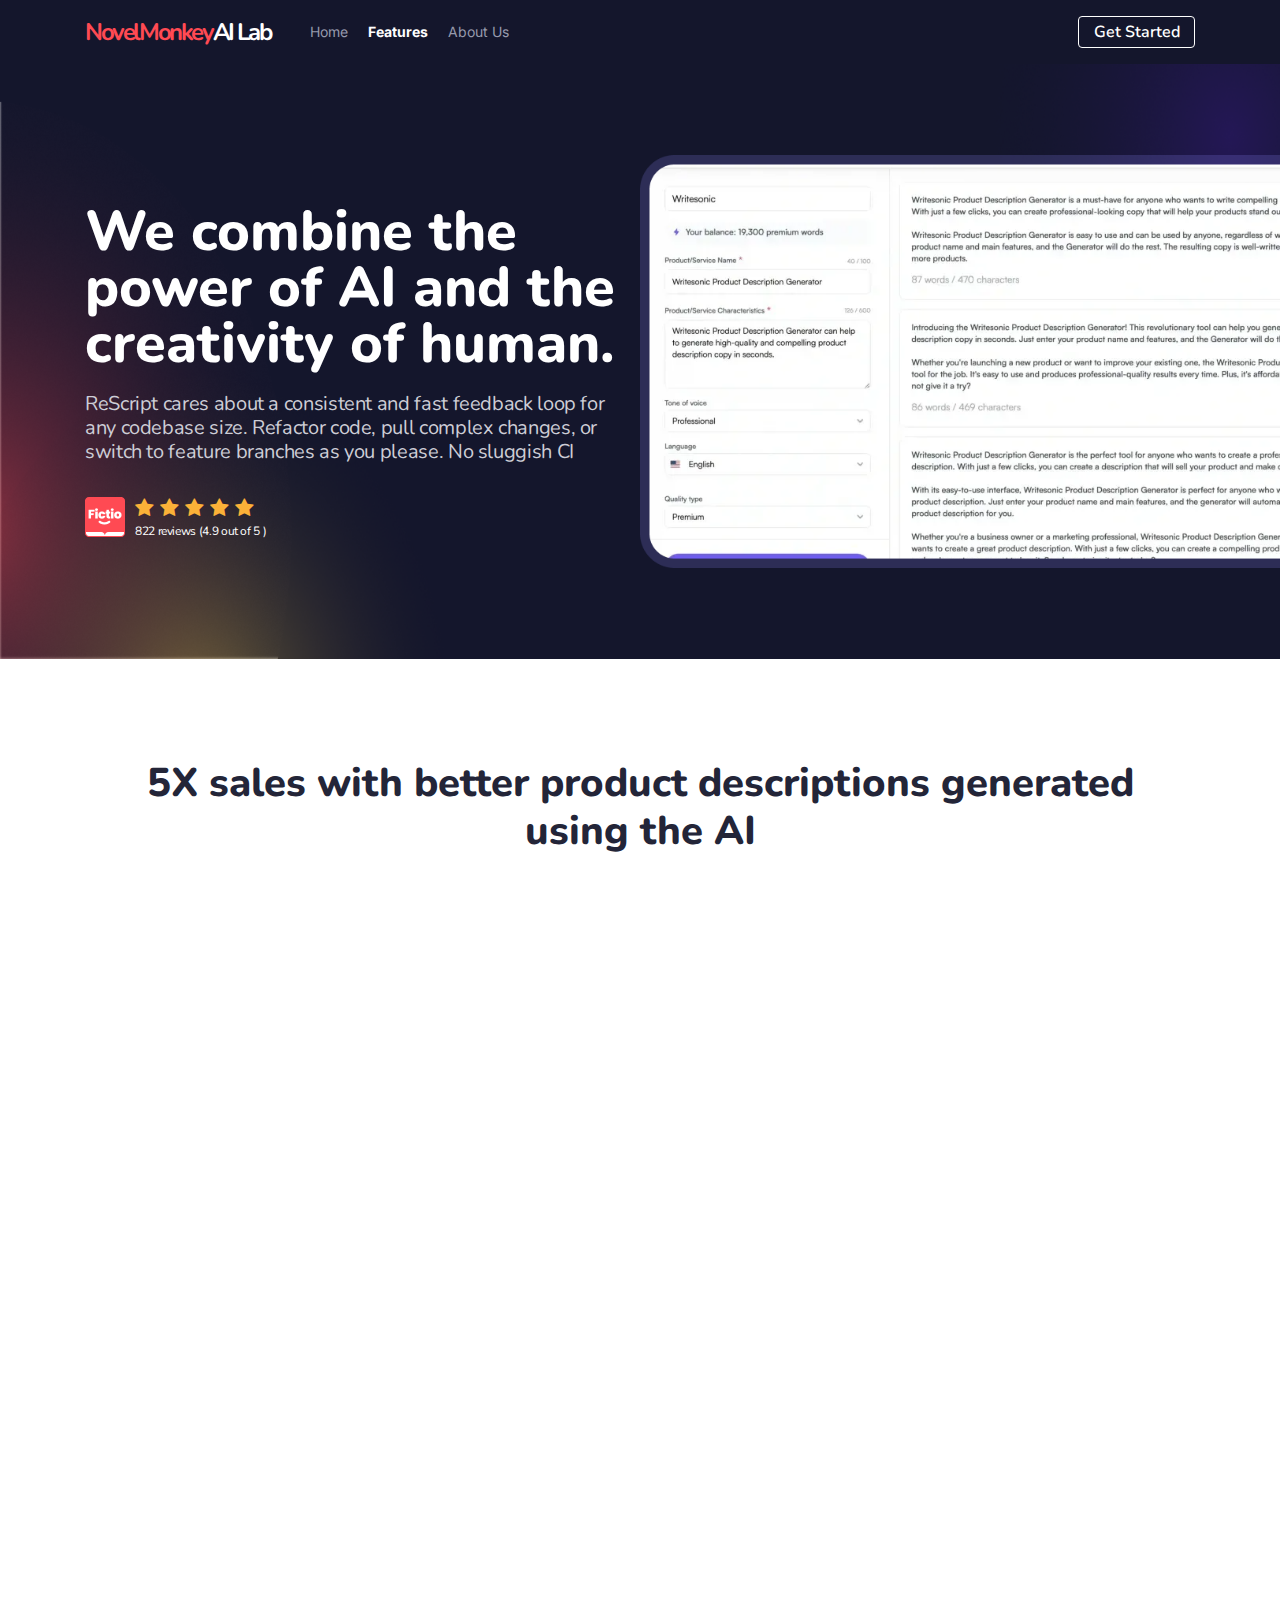
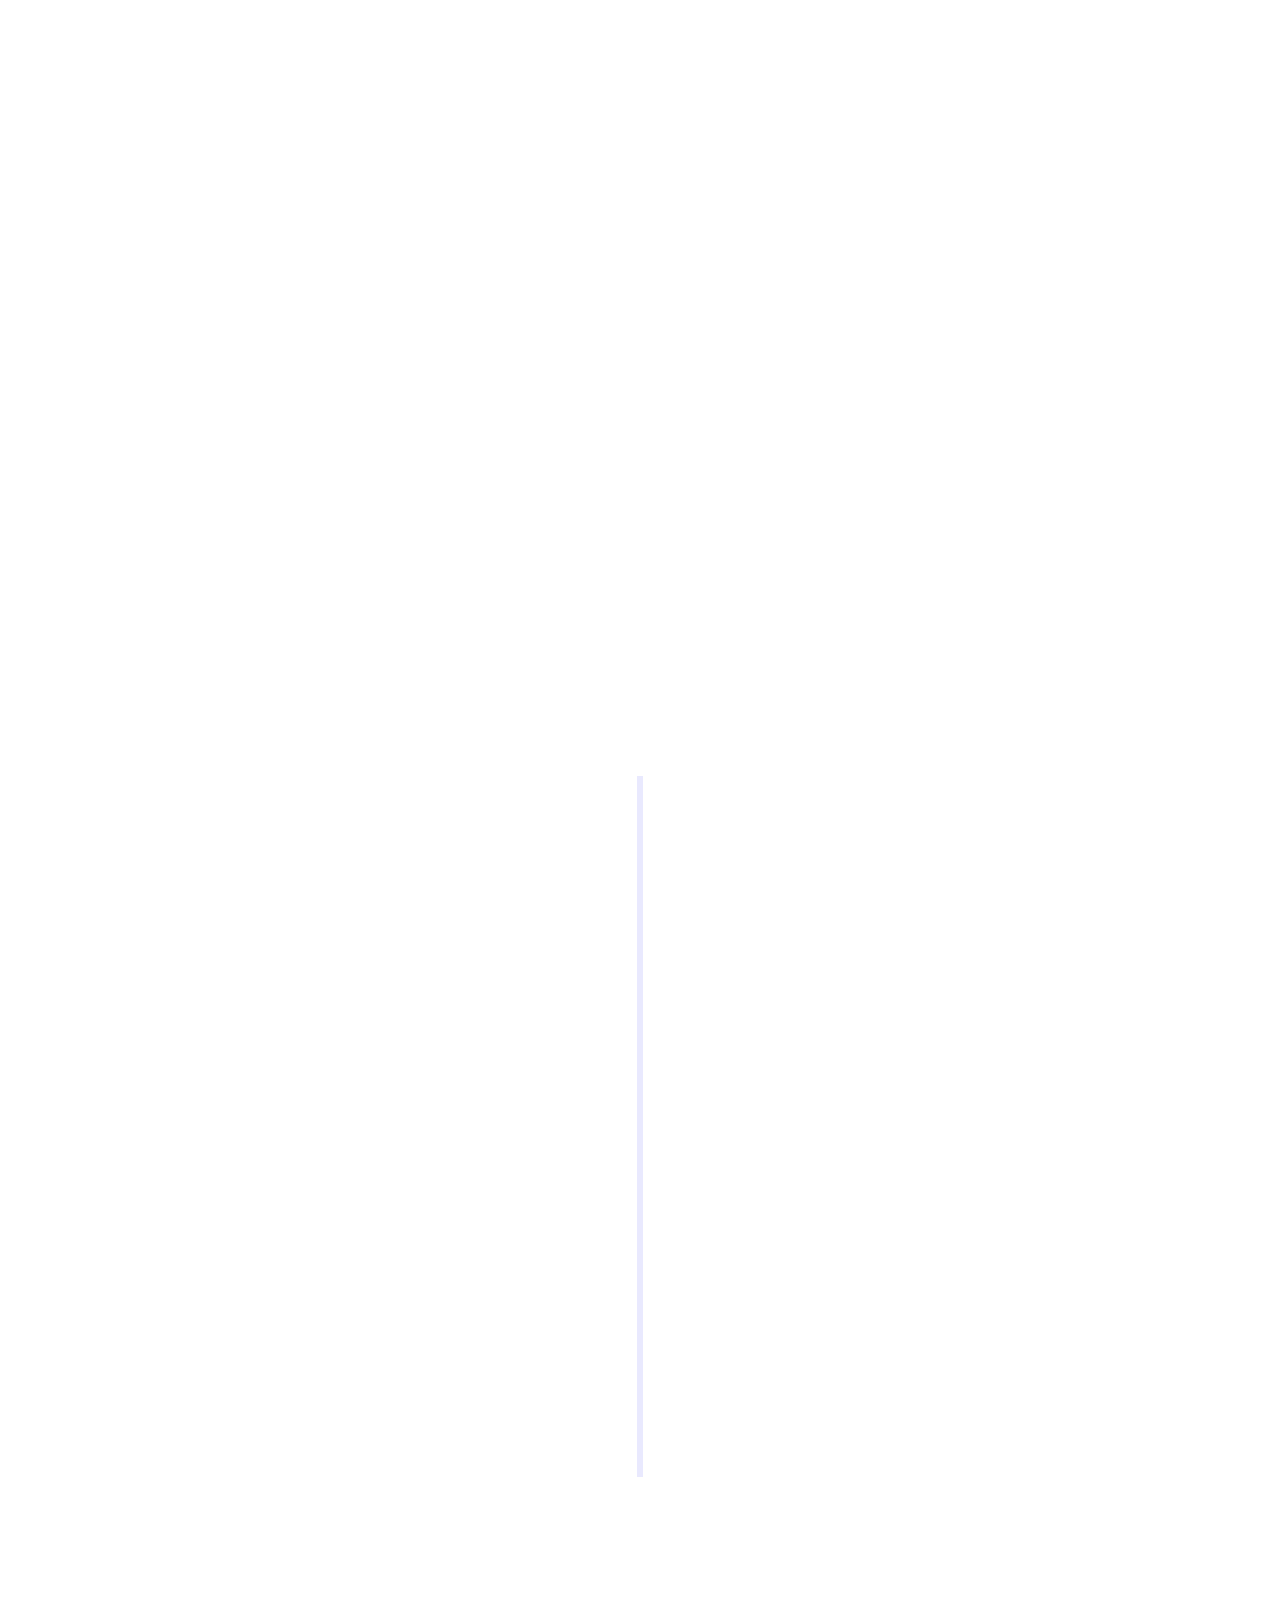
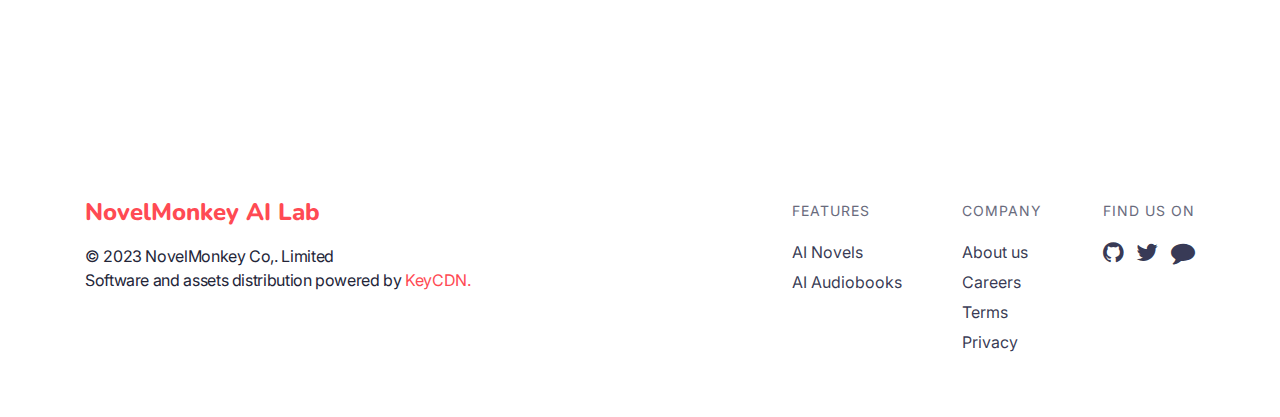
<file: feature.html>
<!DOCTYPE HTML>
<html class="no-js" lang="en-US">

<head>
    <meta charset="utf-8">
    <meta http-equiv="x-ua-compatible" content="ie=edge">
    <title>Novelmoneky ai lab- about</title>
    <meta name="description" content="">
    <meta name="viewport" content="width=device-width, initial-scale=1">
    <link rel="shortcut icon" type="image/x-icon" href="assets/images/favicon.ico" />

    <!-- Stylesheet -->
    <!-- Animate css -->
    <link rel="stylesheet" type="text/css" href="assets/css/animate.css" media="all" />
    <!-- Owl Carousel css -->
    <link rel="stylesheet" type="text/css" href="assets/css/owl.theme.default.min.css" media="all" />
    <link rel="stylesheet" type="text/css" href="assets/css/owl.carousel.min.css" media="all" />
    <!-- Google fonts  -->
    <link href="https://fonts.googleapis.com/css2?family=Nunito:wght@300;400;500;600;700;800;900&display=swap"
        rel="stylesheet">
    <link href="https://fonts.googleapis.com/css2?family=Inter:wght@300;400;500;600;700;900&display=swap"
        rel="stylesheet">
    <!-- Fontawesome CSS -->
    <link rel="stylesheet" href="assets/css/font-awesome.min.css">
    <!-- Bootstrap CSS -->
    <link rel="stylesheet" href="assets/css/bootstrap.min.css">
    <!-- normalize -->
    <link rel="stylesheet" href="assets/css/normalize.css">
     <!-- Aos css  -->
     <link rel="stylesheet" href="assets/css/aos.css">
    <!-- Main Stylesheet -->
    <link rel="stylesheet" href="assets/css/style.css">
    <!-- responsive -->
    <link rel="stylesheet" href="assets/css/responsive.css">
</head>

<body>

    <!-- Novel Monkey FUll page design start  -->
    <header class="header-area sticky-top">
        <div class="container">
            <div class="row">
                <div class="col-xl-12">
                    <div class="header_content">
                        <div class="header_left">
                            <div class="header_logo">
                                <a href="#">NovelMonkey<span>AI Lab</span></a>
                            </div>
                            <div class="header_menu">
                                <ul>
                                    <li><a href="#">Home</a></li>
                                    <li><a class="active" href="feature.html">Features</a></li>
                                    <li><a href="about_us.html">About Us</a></li>
                                    <li><a href="#">Get Started</a></li>
                                </ul>
                            </div>
                        </div>
                        <div class="header_right">
                            <a href="#">Get Started</a>
                            <div class="mobile_btn">
                                <span></span>
                                <span></span>
                                <span></span>
                            </div>
                        </div>
                    </div>
                </div>
            </div>
        </div>
    </header>

    <section class="about_banner feature_banner"
        style="background: url(assets/images/about_bg.png) no-repeat scroll 0 0 / 100% 100%;">
        <div class="container">
            <div class="row">
                <div class="col-lg-6">
                    <div class="b_all_content fe_all_content">
                        <h2 data-aos="fade-up">We combine the power of AI and the creativity of human.</h2>
                        <p data-aos="fade-up">ReScript cares about a consistent and fast feedback loop for any codebase size. Refactor
                            code, pull complex changes, or switch to feature branches as you please. No sluggish CI</p>

                        <div class="review_area_design">
                            <div class="ficto_img" data-aos="fade-up">
                                <img src="assets/images/ficto.png" alt="">
                            </div>
                            <div class="rev_con" data-aos="fade-up">
                                <ul>
                                    <li><i class="fa fa-star"></i></li>
                                    <li><i class="fa fa-star"></i></li>
                                    <li><i class="fa fa-star"></i></li>
                                    <li><i class="fa fa-star"></i></li>
                                    <li><i class="fa fa-star"></i></li>
                                </ul>
                                <p><span>822</span> reviews (<span>4.9</span> out of <span>5</span> )</p>
                            </div>
                        </div>
                    </div>
                </div>
            </div>
        </div>
        <div class="feature_position_img">
            <img src="assets/images/f.png" alt="">
        </div>
    </section>

    <section class="ai_feature_description section_padding">
        <div class="container">
            <div class="row">
                <div class="col-xl-12">
                    <div class="section_title tt_title" data-aos="fade-up">
                        <h2>5X sales with better product descriptions generated using the AI</h2>
                    </div>
                </div>

                <div class="col-xl-12">
                    <div class="ai_all_feature">
                        <div class="ai_single_feature" data-aos="fade-up">
                            <div class="ai_sin ai_fe_img">
                                <img src="assets/images/ai_des1.png" alt="">
                            </div>
                            <div class="ai_sin ai_fe_des li_p">
                                <h3>Generate high-converting product descriptions in seconds</h3>
                                <p>Slick and engaging product descriptions are essential for the success of any
                                    ecommerce business. And with new products launching everyday, spending time writing
                                    a catchy copy is unrealistic, right? Well, don’t worry! With Writesonic’s product
                                    description generator, crafting quality and original product descriptions is no more
                                    time-consuming. </p>
                            </div>
                        </div>
                        <div class="ai_single_feature" data-aos="fade-up">
                            <div class="ai_sin ai_fe_img">
                                <img src="assets/images/ai_des2.png" alt="">
                            </div>
                            <div class="ai_sin ai_fe_des li_p">
                                <h3>Increase sales with better and SEO-friendly product details</h3>
                                <p>Say goodbye to spending hours trying to come up with a unique and SEO-optimized
                                    product description that converts! Writesonic's product description tool can help
                                    you write unique product descriptions with relevant keywords that can improve search
                                    ranking and attract potential buyers. Let AI generate product descriptions, so you
                                    can focus on running your business.</p>
                            </div>
                        </div>
                        <div class="ai_single_feature" data-aos="fade-up">
                            <div class="ai_sin ai_fe_img">
                                <img src="assets/images/ai_des3.png" alt="">
                            </div>
                            <div class="ai_sin ai_fe_des li_p">
                                <h3>Create catchy product descriptions in 25+ languages</h3>
                                <p>Looking to sell your products throughout the globe and tap international markets?
                                    Writesonic product descriptions generator let’s you experiment and come up with
                                    product descriptions in your preferred language. It can generate creative and unique
                                    product descriptions in 25+ languages and can prove to be a perfect tool for
                                    eCommerce businesses that are looking to convert their visitors into qualified leads
                                    and ultimately boost sales.</p>
                            </div>
                        </div>
                    </div>
                </div>
            </div>

            <div class="row p_use">
    
                <div class="col-xl-12">
                    <div class="section_title tt_title" data-aos="fade-up">
                        <h2>How to use Writesonic’s Product Description Generator Tool?</h2>
                    </div>
                </div>

                <div class="col-xl-12">
                    <div class="ai_all_feature">
                        <div class="middle_line"></div>
                        <div class="ai_single_feature1" data-aos="fade-up">
                            <h6>1</h6>
                            <div class="ai_sin ai_fe_img">
                                <img src="assets/images/ais_des4.png" alt="">
                            </div>
                            <div class="ai_sin ai_fe_des li_p">
                                <h3>Step 1: Go to the dashboard and select Product description</h3>
                                <p>Time to write catchy and trendy product descriptions that can aid in converting
                                    visitors into customers 10x faster. Check out how. Log into Writesonic’s account. If
                                    you haven’t created an account yet, sign up and create one for free today. Then, go
                                    to the dashboard and click on “Product descriptions.” </p>
                            </div>
                        </div>
                        <div class="ai_single_feature1" data-aos="fade-up">
                            <h6>2</h6>
                            <div class="ai_sin ai_fe_img">
                                <img src="assets/images/ai_des2.png" alt="">
                            </div>
                            <div class="ai_sin ai_fe_des li_p">
                                <h3>Step 2: Enter your product details.</h3>
                                <p>The next step is entering the input. Remember, your output completely depends on your
                                    input. So, try to be as descriptive as possible. Enter the product/service name and
                                    characteristics. Then, add the tone of voice you want, for example, excited,
                                    professional, and more. Finally, select the language (Writesonic supports 25+
                                    languages) and quality type</p>
                            </div>
                        </div>
                        <div class="ai_single_feature1" data-aos="fade-up">
                            <h6>3</h6>
                            <div class="ai_sin ai_fe_img">
                                <img src="assets/images/ai_des3.png" alt="">
                            </div>
                            <div class="ai_sin ai_fe_des li_p">
                                <h3>Step 3: Hit generate, browse, and save the best product</h3>
                                <p>Once you’ve entered the details and are satisfied with the same, hit generate. And
                                    voila! Writesonic generates three catchy and creative product descriptions, as per
                                    the inputs provided, that you can choose from. However, there might be chances that
                                    the output doesn’t match your expectations. Don’t worry! </p>
                            </div>
                        </div>
                    </div>
                </div>
            </div>
        </div>
    </section>




    <footer class="footer_area_design">
        <div class="container">
            <div class="row">
                <div class="col-xl-12">
                    <div class="footer_all_item">
                        <div class="footer_copyright">
                            <div class="footer_logo">
                                <a href="#">NovelMonkey AI Lab</a>
                            </div>
                            <p>© 2023 NovelMonkey Co,. Limited</p>
                            <p>Software and assets distribution powered by <a href="#">KeyCDN.</a></p>
                        </div>
                        <div class="footer_menu">
                            <div class="single_footer">
                                <h4>Features</h4>
                                <ul>
                                    <li><a href="#">AI Novels</a></li>
                                    <li><a href="#">AI Audiobooks</a></li>
                                </ul>
                            </div>
                            <div class="single_footer">
                                <h4>Company</h4>
                                <ul>
                                    <li><a href="#">About us</a></li>
                                    <li><a href="#">Careers</a></li>
                                    <li><a href="#">Terms</a></li>
                                    <li><a href="#">Privacy</a></li>
                                </ul>
                            </div>
                            <div class="single_footer">
                                <h4>Find us on</h4>
                                <ul>
                                    <li><a href="#"><i class="fa fa-github" aria-hidden="true"></i></a></li>
                                    <li><a href="#"><i class="fa fa-twitter" aria-hidden="true"></i></a></li>
                                    <li><a href="#"><i class="fa fa-comment" aria-hidden="true"></i></a></li>

                                </ul>
                            </div>
                        </div>
                    </div>
                </div>
            </div>
        </div>
    </footer>



    <!--End Novel Monkey FUll page design start  -->


    <!-- Js Files -->
    <!-- modernizr -->
    <script src="assets/js/vendor/modernizr-3.5.0.min.js"></script>
    <!-- jQuery -->
    <script src="assets/js/vendor/jquery-3.2.1.min.js"></script>
    <!-- Bootstrap Popper -->
    <script src="assets/js/popper.js"></script>
    <!-- Bootstrap -->
    <script src="assets/js/bootstrap.min.js"></script>
    <!-- Owl Carousel JS -->
    <script src="assets/js/owl.carousel.min.js"></script>
    <!-- Aos js  -->
    <script src="assets/js/aos.js"></script>
    <!-- Custom Scripts -->
    <script src="assets/js/main.js"></script>
    <script>
        AOS.init({
          // offset: 200,
          // duration: 1000,
          delay: 80,
          once: true
        });
    </script>

</body>

</html>
</file>
<file: assets/css/style.css>
/*===============================================
Default css
===============================================*/
body {
	margin: 0;
	padding: 0;
	font-family: 'Nunito', sans-serif;
	overflow-x: hidden;
}

@font-face {
	font-family: 'Oriya MN';
	src: url('../font/OriyaMN.woff2') format('woff2'),
		url('../font/OriyaMN.woff') format('woff');
	font-weight: 300;
	font-style: normal;
	font-display: swap;
}

h1,
h2,
h3,
h4,
h5,
h6,
p {
	margin: 0;
	padding: 0;
}

ul {
	margin: 0;
	padding: 0;
	list-style: none;
}

a {
	margin: 0;
	text-decoration: none;
}

a:hover {
	text-decoration: none;
}

.section_padding {
	padding: 100px 0;
}

p {
	font-style: normal;
	font-weight: 400;
	font-size: 18px;
	line-height: 25px;
	letter-spacing: -0.36px;
	color: #696B7D;
}

.li_p p,
.li_p li {
	font-size: 16px;
	line-height: 22px;
	color: #696B7D;
}

h1 {
	font-style: normal;
	font-weight: 800;
	font-size: 68px;
	line-height: 85px;
	display: flex;
	align-items: center;
	text-align: center;
	color: #232538;
}

/*=================================================================
				Start Main css
=================================================================*/
.header-area {
	background: #14162C;
	height: 64px;
	display: flex;
	align-items: center;
	width: 100%;
}

.header_content {
	display: flex;
	justify-content: space-between;
	align-items: center;
}

.header_left {
	display: flex;
	align-items: center;
}

.header_logo span {
	color: #FFF;
}

.header_logo a {
	font-style: normal;
	font-weight: 700;
	font-size: 24px;
	line-height: 29px;
	display: flex;
	align-items: center;
	letter-spacing: -0.1em;
	color: #FF4A53;
}

.header_menu ul {
	display: flex;
	align-items: center;
	margin-left: 20px;
}

.header_menu ul li {
	margin-left: 20px;
}

.header_menu ul li a {
	font-family: 'Inter', sans-serif;
	font-style: normal;
	font-weight: 400;
	font-size: 14px;
	line-height: 21px;
	color: #979AAD;
	transition: 0.2s;
}

.header_menu ul li a:hover,
.header_menu ul li a.active {
	color: #FFF;
	font-weight: 700;
}

.header_right a {
	width: 117px;
	height: 32px;
	border: 1px solid #FFFFFF;
	border-radius: 4px;
	display: flex;
	justify-content: center;
	align-items: center;
	font-style: normal;
	font-weight: 600;
	font-size: 16px;
	line-height: 20px;
	color: #FFFFFF;
}

.hero_content h1 {
	max-width: 833px;
	width: 100%;
	margin: 0 auto;
	text-align: center;
}

.hero_content p {
	padding: 16px 0;
	padding-bottom: 20px;
	max-width: 615px;
	width: 100%;
	margin: 0 auto;
	text-align: center;
	position: relative;
}

.hero_content a {
	width: 152.05px;
	height: 52px;
	background: #E6484F;
	border-radius: 8px;
	font-style: normal;
	font-weight: 600;
	font-size: 16px;
	line-height: 22px;
	display: flex;
	align-items: center;
	justify-content: center;
	color: #FFFFFF;
	margin: 0 auto;
	transition: 0.2s;
}

.hero_content a:hover {
	opacity: 0.8;
}

.details_counting {
	display: flex;
	max-width: 1045px;
	margin: 0 auto;
	margin-top: 72px;
	width: 100%;
}

.single_details {
	flex: 0 0 33.33%;
	max-width: 33.33%;
}

.single_details {
	text-align: center;
}

.single_details h4 {
	font-style: normal;
	font-weight: 700;
	font-size: 21px;
	line-height: 29px;
	text-align: center;
	color: #232538;
}

.single_details p {
	max-width: 298.67px;
	width: 100%;
	margin-top: 8px;
}

.code_editor_area {
	max-width: 992px;
	width: 100%;
	margin: 0 auto;
	position: relative;
	margin-top: 130px;
}

.code_editor_area img {
	width: 100%;
}

.position_image {
	position: absolute;
}

.illu {
	width: 123px;
	height: 118px;
}

.illu_left {
	top: 9px;
	left: -86px;
}

.illu_right {
	right: -72px;
	bottom: -20px;
}

.grid {
	width: 384px;
	height: 384px;
}

.grid_left {
	top: -16px;
	left: -30%;
	z-index: -1;
}

.grid_right {
	right: -30%;
	bottom: -57px;
	z-index: -1;
}

.hero_postion {
	position: absolute;
	z-index: -1;
	width: 560px;
	height: 560px;
	background: radial-gradient(47.93% 47.93% at 50% 50%, rgba(255, 74, 83, 0.2) 0%, rgba(255, 255, 255, 0) 100%);
	border-radius: 280px;
	top: -121px;
}

.hero_position_1 {
	left: 13%;
}

.hero_position_2 {
	right: 13%;
	background: radial-gradient(45.7% 45.7% at 50% 50%, rgba(101, 31, 255, 0.15) 0%, rgba(255, 255, 255, 0) 100%);
}

.who_are_we_area {}

.section_title {
	text-align: center;
	margin-bottom: 50px;
}

.section_title h2 {
	font-style: normal;
	font-weight: 800;
	font-size: 40px;
	line-height: 48px;
	text-align: center;
	color: #232538;
}

.who_are_you_con {
	max-width: 1080px;
	width: 100%;
	height: 626px;
	background: rgba(251, 177, 56, 0.1);
	border-radius: 8px;
	margin: 0 auto;
	padding: 24px;
	position: relative;
}

.who_are_you_con img {
	width: 100%;
	border-radius: 8px;
}

.about_us_con {
	position: absolute;
	width: 560px;
	height: 526px;
	padding: 40px;
	background: #FFF;
	bottom: -18px;
	right: 5px;
	box-shadow: 0px 4px 4px rgba(0, 0, 0, 0.05);
	border-radius: 8px 8px 0px 0px;
}

.about_us_con h5 {
	font-style: normal;
	font-weight: 500;
	font-size: 20px;
	line-height: 20px;
	color: #FF4A53;
}

.about_us_con h2 {
	font-style: normal;
	font-weight: 700;
	font-size: 32px;
	line-height: 36px;
	color: #232538;
	padding: 16px 0;
}

.about_group {
	display: flex;
	justify-content: space-between;
	padding: 31px 0;
}

.ab_logo {
	text-align: center;
	height: 74px;
	display: flex;
	justify-content: center;
	align-items: center;
	margin-bottom: 8px;
}

.ab_logo img {
	max-height: 56px;
	width: auto;
	max-width: 130px;
}

.ab_single p {
	color: #232538;
	text-align: center;
}

.ab_single span {
	color: #696B7D;
}

.ab_single {
	max-width: 130px;
}

.about_us_con a {
	display: flex;
	width: 235.98px;
	height: 58px;
	background: #FF4A53;
	border-radius: 800px;
	justify-content: center;
	align-items: center;
	font-style: normal;
	font-weight: 500;
	font-size: 20px;
	line-height: 24px;
	color: #F1F3FA;
	transition: 0.2s;
}

.about_us_con a:hover {
	opacity: 0.8;
}

.button {
	outline: none;
	position: relative;
}

.modal_design {
	position: absolute;
}

.modal_design1 {}

.btn-primary.focus,
.btn-primary:focus {
	box-shadow: none !important;
}

.btn.btn-primary.video-btn.btn1 {
	position: absolute;
	top: 39%;
	left: 18%;
}

.btn-play {
	position: relative;
	display: block;
	box-sizing: content-box;
	width: 36px;
	height: 46px;
	border-radius: 100%;
	border: none;
	outline: none !important;
	padding: 18px 20px 20px 28px;
	background: #FFF;
}

.btn-play1 {
	position: absolute;
	display: block;
	box-sizing: content-box;
	width: 36px;
	height: 46px;
	border-radius: 100%;
	border: none;
	outline: none !important;
	padding: 18px 20px 20px 28px;
	background: #FFF;
	top: 43%;
	left: 20%;
}

.btn-play:before {
	content: "";
	position: absolute;
	z-index: 0;
	left: 50%;
	top: 50%;
	transform: translateX(-50%) translateY(-50%);
	display: block;
	width: 75px;
	height: 75px;
	background: #FFF;
	border-radius: 100%;
	animation: pulse-border 1500ms ease-out infinite;
}

.btn-play:after {
	content: "";
	position: absolute;
	z-index: 1;
	left: 50%;
	top: 50%;
	transform: translateX(-50%) translateY(-50%);
	display: block;
	width: 75px;
	height: 75px;
	background: #FFF;
	border-radius: 100%;
	transition: all 200ms;
}

.btn-play span {
	display: block;
	position: relative;
	z-index: 4;
	width: 0;
	height: 0;
	left: 7px;
	border-left: 21px solid #FF4A53;
	border-top: 13px solid transparent;
	border-bottom: 14px solid transparent;
}

@keyframes pulse-border {
	0% {
		transform: translateX(-50%) translateY(-50%) translateZ(0) scale(1);
		opacity: 1;
	}

	100% {
		transform: translateX(-50%) translateY(-50%) translateZ(0) scale(2);
		opacity: 0;
	}
}

.modal-video .modal-dialog {
	position: relative;
	max-width: 800px;
	margin: 60px auto 0 auto;
}

.modal-video .modal-body {
	position: relative;
	padding: 0px;
}

.modal-video .close {
	position: absolute;
	width: 30px;
	height: 30px;
	right: 0px;
	top: -30px;
	z-index: 999;
	font-size: 30px;
	font-weight: normal;
	color: #FFFFFF;
	background: #000000;
	opacity: 1;
}

.modal-header {
	padding: 0 !important;
	border: none;
}

.btn-close {
	background: none;
	outline: none;
	box-shadow: none !important;
	border: none !important;
	font-size: 34px;
	position: absolute;
	top: -11px;
	right: -30px;
	color: #FF4A53;
}

button {
	cursor: pointer;
}

.btn-close:focus {
	outline: none;
}

.section_padding_bottom {
	padding-bottom: 100px;
}

.single_w_item {
	text-align: center;
}

.icon {
	max-height: 50px;
	margin-bottom: 30px;
}

.icon img {
	max-width: 50px;
	height: auto;
}

.single_w_item h3 {
	font-style: normal;
	font-weight: 700;
	font-size: 20px;
	line-height: 24px;
	text-align: center;
	color: #232538;
	margin-bottom: 35px;
}

.row.what_items {
	margin-top: 50px;
}

.fluent_div {
	max-width: 1080px;
	width: 100%;
	display: flex;
	justify-content: space-between;
	background: #F6F6FD;
	border-radius: 8px;
}

.fl_left {
	padding: 40px;
	flex: 0 0 72%;
}

.fl_right {
	position: relative;
	flex: 0 0 28%;
}

.fl_left h2 {
	font-style: normal;
	font-weight: 700;
	font-size: 40px;
	line-height: 40px;
	color: #232538;
	margin-bottom: 24px;
}

.fl_left h2 span {
	color: #FF4A53;
}

.botom_f_con {
	margin-top: 45px;
	display: flex;
	justify-content: space-between;
}

.single_details {
	flex: 0 0 59%;
}

.img_div {
	flex: 0 0 40%;
}

.img_div img {
	width: 100%;
}

.li_p li {
	padding: 15px;
	background: rgba(0, 0, 0, 0.05);
	border-radius: 4px;
}

.li_p li:nth-child(2n) {
	background: transparent;
}

.fl_right img {
	height: 100%;
	width: 100%;
	object-fit: cover;
}
.team-item img {
	height: 302px;
	width: 100%;
	object-fit: cover;
}

.btn-play.btn-play2 {
	position: absolute;
	top: 44%;
	left: 38%;
}

.fluent_div {
	margin-top: 100px;
}

.fluent_div:nth-child(2n) {
	flex-direction: row-reverse;
}

.single_read_lover {
	background: #FFFFFF;
	box-shadow: 0px 3px 1px -2px rgba(0, 0, 0, 0.2), 0px 2px 2px rgba(0, 0, 0, 0.14), 0px 1px 5px rgba(0, 0, 0, 0.12);
	border-radius: 4px;
	padding: 16px;
	margin-bottom: 24px;
	flex: 0 0 49%;
}

.all_read_lover {
	display: flex;
	flex-wrap: wrap;
	justify-content: space-between;
}

.lover_top {
	display: flex;
	align-items: center;
	margin-bottom: 16px;
}

.lover_img {
	width: 40px;
	height: 40px;
	border-radius: 50px;
	overflow: hidden;
	margin-right: 8px;
}

.lover_name h6 {
	font-style: normal;
	font-weight: 600;
	font-size: 16px;
	line-height: 22px;
	display: flex;
	color: #301400;
}

.lover_comment p {
	font-style: normal;
	font-weight: 400;
	font-size: 14.4px;
	line-height: 20px;
	display: flex;
	color: #6A544E;
}

.lover_comment h5 {
	font-style: normal;
	font-weight: 700;
	font-size: 16px;
	line-height: 22px;
	display: flex;
	color: #301400;
	margin-bottom: 8px;
}

.team-item {
	position: relative;
	text-align: center;
	box-shadow: 0 0 45px rgba(0, 0, 0, .07);
}

.team-item .team-social {
	position: absolute;
	padding: 0;
	top: 15px;
	left: 0;
	overflow: hidden;
}

.team-item .team-social li {
	list-style-type: none;
	margin-bottom: 10px;
	margin-left: -50px;
	opacity: 0;
	transition: .5s;
}

.team-item:hover .team-social li {
	margin-left: 15px;
	opacity: 1;
}

.team-item .team-social li .btn {
	background: #FFFFFF;
	color: #FF4A53;
	border-radius: 40px;
	transition: .5s;
	width: 40px;
	height: 40px;
	display: flex;
	justify-content: center;
	align-items: center;
}

.team-item .team-social li .btn:hover {
	color: #FFFFFF;
	background: #FF4A53;
	;
}

.team-item .team-social li:nth-child(1) {
	transition-delay: .1s;
}

.team-item .team-social li:nth-child(2) {
	transition-delay: .2s;
}

.team-item .team-social li:nth-child(3) {
	transition-delay: .3s;
}

.team-item .team-social li:nth-child(4) {
	transition-delay: .4s;
}

.team-item .team-social li:nth-child(5) {
	transition-delay: .5s;
}

.team-item h5 {
	font-style: normal;
	font-weight: 700;
	font-size: 20px;
	line-height: 24px;
	text-align: center;
	color: #232538;
}

.team-item span {
	font-style: normal;
	font-weight: 400;
	font-size: 16px;
	line-height: 24px;
	color: #696B7D !important;
	margin-top: 6px;
}

.section_title h5 {
	font-style: normal;
	font-weight: 400;
	font-size: 20px;
	line-height: 40px;
	text-align: center;
	color: #696B7D;
	margin: 10px 0;
}

.help_section {
	background: #0B0D22;
	padding: 60px 0;
	padding-bottom: 120px;
}

.help_title h2 {
	max-width: 729px;
	width: 100%;
	font-family: 'Nunito';
	font-style: normal;
	font-weight: 600;
	font-size: 40px;
	line-height: 44px;
	color: #EDF0F2;
	text-align: center;
	margin: 0 auto;
	margin-bottom: 43px;
}
.current_open{
	position: relative;
}
.current_open h6{
	font-style: normal;
	font-weight: 400;
	font-size: 18px;
	line-height: 27px;
	display: inline-block;
	text-align: center;
	letter-spacing: -0.36px;
	color: #979AAD;
	background: #0B0D22;
	position: relative;
	z-index: 99;
	padding: 0 10px;
}
.current_open::after {
	position: absolute;
	content: "";
	width: 100%;
	height: 1px;
	background: #232538;
	left: 0;
	top: 17px;
	z-index: 1;
}
.current_open {
	text-align: center;
}

.current_all_items {
	margin-top: 55px;
	display: flex;
	justify-content: space-between;
}
.current_single h3{
	font-style: normal;
	font-weight: 600;
	font-size: 18px;
	line-height: 22px;
	color: #FAFBFC;
}
.current_single p{
	font-style: normal;
	font-weight: 500;
	font-size: 14px;
	line-height: 19px;
	color: #979AAD;
	margin: 15px 0;
}
.c_img {
	margin-bottom: 16px;
}
.c_img img{
	height: 53px;
	width: auto;
}
.more {
	display: flex;
	justify-content: space-between;
}
.current_single {
	background: #14162C;
	border-radius: 16px;
	padding: 20px;
	flex: 0 0 26%;
}
.current_single:last-child{
	flex: 0 0 18%;
}
.position {
	height: 100%;
	display: flex;
	justify-content: center;
	align-items: center;
}
.position a{
	font-style: normal;
	font-weight: 500;
	font-size: 16px;
	line-height: 20px;
	color: rgba(250, 251, 252, 0.5);
}
.more span {
	font-style: normal;
	font-weight: 500;
	font-size: 14px;
	line-height: 16px;
	display: flex;
	align-items: center;
	color: rgba(250, 251, 252, 0.5);
}
.more a{
	color: #FFF;
}
.footer_area_design{
	padding: 60px 0;
}
.footer_all_item{
	display: flex;
	justify-content: space-between;
}
.footer_logo a {
	font-style: normal;
	font-weight: 800;
	font-size: 24px;
	line-height: 24px;
	display: flex;
	align-items: center;
	color: #FF4A53;
	margin-bottom: 20px;
}
.footer_copyright p a{
	color: #FF4A53;
}
.footer_copyright p{
	font-family: 'Inter';
	font-style: normal;
	font-weight: 400;
	font-size: 16px;
	line-height: 24px;
	color: #232538;
}
.footer_menu {
	display: flex;
	flex-wrap: wrap;
}
.single_footer {
	margin-right: 60px;
}
.single_footer:last-child {
	margin-right:0px;
}
.single_footer h4 {
	font-family: 'Inter';
	font-style: normal;
	font-weight: 400;
	font-size: 14px;
	line-height: 21px;
	display: flex;
	letter-spacing: 1.05px;
	text-transform: uppercase;
	color: #696B7D;
	margin-bottom: 16px;
}
.single_footer ul li a {
	font-family: 'Inter';
	font-style: normal;
	font-weight: 400;
	font-size: 16px;
	line-height: 24px;
	display: flex;
	color: rgba(1, 4, 39, 0.8);
	padding: 3px 0px;
	transition: 0.2s;
}
.single_footer ul li a:hover{
	opacity: 0.8;
}
.single_footer:last-child ul{
	display: flex;
	justify-content: space-between;
}
.single_footer:last-child ul a {
	font-size: 24px;
}
.mobile_btn {
	padding: 5px;
	border: 1px solid #FFF;
	border-radius: 5px;
	width: 32px;
	display: none;
	cursor: pointer;
}
.mobile_btn span{
	width: 20px;
	height: 1px;
	background: #FFF;
	margin-bottom: 5px;
	display: block;
}
.mobile_btn span:last-child{
	margin-bottom: 0;
}
.header_menu ul li:last-child{
	display: none;
}
.sticky-top {
	transition: .5s;
}


/* About page css  */
.about_banner{
	padding: 120px 0;
}
.b_all_content{
	max-width: 900px;
	margin: 0 auto;
	text-align: center;
}
.b_all_content span{
	font-style: normal;
	font-weight: 600;
	font-size: 20px;
	line-height: 14px;
	text-transform: uppercase;
	color: #EDF0F2;
}
.b_all_content h2{
	font-style: normal;
	font-weight: 800;
	font-size: 56px;
	line-height: 56px;
	text-align: center;
	color: #FFFFFF;
	margin: 20px 0;
}
.b_all_content p{
	font-size: 20px;
	line-height: 24px;
	color: #CDCDD6;
	text-align: center;
}

.ab_fluent_div{
	display: block;
	max-width: 780px;
	width: 100%;
	margin-left: auto;
	margin-right: auto;
}
.ab_fluent_div .fl_left{
	flex: 0 0 100%;
}
.ab_fluent_div .fl_left h2{
	text-align: center;
}
.ab_fluent_div .fl_left p{
	text-align: center;
}
.botom_f_con{
	align-items: center;
}
.team_meet{
	margin-bottom: 40px;
}
.team-item {
	padding-bottom: 15px;
}
.fe_all_content, 
.fe_all_content h2,
.fe_all_content p
{
	text-align: left;
}
.review_area_design{
	display: flex;
	margin-top: 30px;
	align-items: center;
}
.ficto_img{
	width: 40px;
	height: 40px;
}
.ficto_img img{
	width: 100%;
}
.rev_con ul{
	display: flex;
}
.rev_con ul li {
	color: #FBB138;
	font-size: 20px;
	margin-right: 6px;
}
.rev_con p,
.rev_con span{
	font-style: normal;
	font-weight: 400;
	font-size: 12px;
	line-height: 15px;
	color: #FFFFFF;
}
.rev_con {
	margin-left: 10px;
}

.feature_banner{
	position: relative;
}
.feature_position_img {
	width: 50%;
	position: absolute;
	right: 0;
	bottom: 0;
}
.feature_position_img {
	width: 50%;
	position: absolute;
	right: 0;
	bottom: 0;
	height: 100%;
	display: flex;
	justify-content: flex-end;
	align-items: center;
}
.feature_position_img img{
	max-width: 100%;
}
.ai_single_feature,
.ai_single_feature1 {
	display: flex;
	justify-content: space-between;
	align-items: center;
	flex-wrap: wrap;
	margin-bottom: 80px;
	position: relative;
}
.ai_single_feature:last-child,
.ai_single_feature1:last-child{
	margin-bottom: 0;
}
.ai_sin{
	flex: 0 0 49%;
	max-width:49% ;
}
.ai_sin img{
	width: 100%;
}
.ai_fe_img{
	background: rgba(255, 255, 255, 0.002);
	box-shadow: 0px 1px 4px rgba(17, 24, 39, 0.1), 0px 8px 16px rgba(17, 24, 39, 0.1);
	border-radius: 16px;
}
.ai_sin.ai_fe_des.li_p h3 {
	font-style: normal;
	font-weight: 700;
	font-size: 24px;
	line-height: 28px;
	display: flex;
	color: #232538;
	margin-bottom: 20px;
}
.ai_single_feature:nth-child(2n){
	flex-direction: row-reverse;
}
.ai_single_feature1:nth-child(2n+1){
	flex-direction: row-reverse;
}
.p_use{
	margin-top: 80px;
	position: relative;
}
.tt_title{
	max-width: 1000px;
	width: 100%;
	margin-left: auto;
	margin-right: auto;
}

.p_use .ai_sin{
	flex: 0 0 45%;
	max-width: 45%;
}
.middle_line {
	width: 6px;
	background: #E9E9FE;
	height: 69%;
	margin: 0 auto;
	display: block;
	left: 0;
	right: 0;
	display: block;
	position: absolute;
	top: 15%;
}

.ai_single_feature1 h6 {
	background: url(../images/v.png) no-repeat scroll 0 0 / 100% 100%;
	width: 38px;
	height: 38px;
	display: flex;
	justify-content: center;
	align-items: center;
	color: #5E3AED;
	font-weight: 700;
	position: absolute;
	left: 0;
	right: 0;
	margin: 0 auto;
	background-color: #FFF;
	z-index: 99;
}
</file>
<file: assets/css/responsive.css>
@media all and (max-width:991px){
    h1 {
        font-size: 50px;
        line-height: 54px;
    }
    .details_counting {
        justify-content: space-between;
    }
    .single_details {
        flex: 0 0 31%;
    }
    .code_editor_area {
        margin-top: 68px;
    }
    .section_padding {
        padding: 80px 0;
    }
    .fl_left {
        padding: 40px;
        flex: 0 0 100%;
    }
    .fluent_div {
        margin-top: 80px;
        flex-wrap:wrap ;
        border-radius: 29px;
    }
    .fl_right {
        position: relative;
        flex: 0 0 100%;
        border-radius: 29px;
        overflow: hidden;
    }
    .btn-play.btn-play2 {
        position: absolute;
        top: 45%;
        left: 43%;
    }
    .section_padding_bottom {
        padding-bottom: 80px;
    }
    .section_title h2 {
        font-size: 35px;
        line-height: 34px;
    }
    .help_title h2 {
        font-size: 36px;
        line-height: 37px;
    }
    .current_single {
        background: #14162C;
        border-radius: 16px;
        padding: 20px;
        flex: 0 0 49%;
        margin-bottom: 20px;
    }
    .current_single:last-child{

        flex: 0 0 49%;
    }
    .current_all_items {
        flex-wrap: wrap;
    }
    .footer_all_item {
        display: block;
        text-align: center;
    }
    .footer_logo a {
        font-size: 24px;
        line-height: 24px;
        display: flex;
        justify-content: center;
        color: #FF4A53;
        margin-bottom: 13px;
    }
    .footer_menu {
        display: flex;
        flex-wrap: wrap;
        justify-content: space-between;
        margin-top: 42px;
    }
    .footer_area_design {
        padding: 45px 0;
    }
    .feature_position_img {
        display: none;
    }
    .about_banner {
        padding: 75px 0;
    }
    .ai_sin {
        flex: 0 0 100%;
        max-width: 100%;
    }
    .ai_sin.ai_fe_des.li_p {
        margin-top: 38px;
    }
    .p_use .ai_sin {
        flex: 0 0 100%;
        max-width: 100%;
    }
    .middle_line {
        display: none;
    }
    .ai_single_feature1 h6{
        display: none;
    }
}

@media all and (min-width:768px){
    .header_menu {
        display: block !important;
    }
}
@media all and (max-width:767px){
    h1 {
        font-size: 38px;
        line-height: 40px;
    }
    .hero_content p {
        padding: 7px 0;
        padding-bottom: 16px;
    }
    p {
        font-size: 16px;
        line-height: 21px;
    }
    .about_us_con {
        position: relative;
        width: 100%;
        height: auto;
        padding: 25px;
        background: #FFF;
        bottom: 0;
        right: 0;
        box-shadow: 0px 4px 4px rgba(0, 0, 0, 0.05);
        border-radius: 8px 8px 0px 0px;
    }
    .btn-play1 {
        top: 18%;
        left: 40%;
    }
    .who_are_you_con {
        height: auto;
        padding: 12px;
    }
    .about_us_con h2 {
        font-size: 27px;
        line-height: 30px;
        color: #232538;
        padding: 14px 0;
    }
    .about_us_con a {
        width: 200px;
        height: 53px;
        font-size: 16px;
        line-height: 24px;
    }
    .section_title h2 {
        font-size: 29px;
        line-height: 27px;
    }
    .section_title {
        text-align: center;
        margin-bottom: 37px;
    }
    .fl_left {
        padding: 22px;
        flex: 0 0 100%;
    }
    .fl_left h2 {
        font-size: 33px;
        line-height: 32px;
        margin-bottom: 15px;
    }
    .botom_f_con {
        margin-top: 23px;
        flex-direction: column-reverse;
    }
    .img_div {
        margin-bottom: 30px;
    }
    .single_read_lover {
        padding: 12px;
        margin-bottom: 18px;
        flex: 0 0 100%;
    }
    .lover_comment h5 {
        margin-bottom: 2px;
    }
    .lover_top {
        margin-bottom: 8px;
    }
    .section_padding_bottom {
        padding-bottom: 50px;
    }
    .team-item img {
        height: auto;
        width: 100%;
        object-fit: cover;
    }
    .team-item {
        margin-bottom: 20px;
    }
    .mb-4{
        margin-bottom: 0 !important;
    }
    .team-item h5 {
        margin-top: 15px;
    }
    .team-item span {
        margin-bottom: 15px;
    }
    .help_title h2 {
        font-size: 32px;
        line-height: 37px;
    }
    .help_section {
        background: #0B0D22;
        padding: 60px 0;
        padding-bottom: 50px;
    }
    .single_w_item.li_p {
        margin-bottom: 27px;
    }
    .header_logo a {
        font-size: 20px;
        line-height: 29px;
    }
    .mobile_btn{
        display: block;
    }
    .header_menu {
        position: absolute;
        background: #14162c;
        width: 100%;
    }
    .header_menu ul {
        display: block;
        align-items: center;
        margin-left: 0;
        padding: 15px;
    }
    .header_menu ul li {
        margin-left: 0;
    }
    .header_menu ul li a {
        font-family: 'Inter', sans-serif;
        font-style: normal;
        font-weight: 400;
        font-size: 17px;
        line-height: 21px;
        color: #979AAD;
        transition: 0.2s;
        display: block;
        text-align: center;
        padding: 8px;
    }
    .header_menu {
        position: absolute;
        background: #14162c;
        width: 100%;
        top: 46px;
        z-index: 99;
        left: 0;
        display: none;
    }
    .header_right a {
        display: none;
    }
    .header_menu ul li:last-child{
        display: block;
    }
    .b_all_content h2 {
        font-size: 45px;
        line-height: 42px;
    }
    .b_all_content h2 {
        font-size: 39px;
        line-height: 38px;
    }
    .b_all_content p {
        font-size: 18px;
        line-height: 22px;
    }
    .ai_single_feature, .ai_single_feature1 {
        margin-bottom: 50px;
    }
}

@media all and (max-width:575px){
    h1 {
        font-size: 34px;
        line-height: 35px;
    }
    .single_details {
        flex: 0 0 100%;
        max-width:100% ;
    }
    .details_counting {
        flex-wrap: wrap;
    }
    .single_details p {
        max-width: 298.67px;
        width: 100%;
        margin-top: 8px;
        margin: 0 auto;
    }
    .single_details.li_p {
        margin-bottom: 26px;
    }
    .section_padding {
        padding: 71px 0;
    }
    .section_title h2 {
        font-size: 28px;
        line-height: 27px;
        margin: 0 auto;
    }
    .about_group {
        display: flex;
        justify-content: space-between;
        padding: 25px 0;
        flex-wrap: wrap;
    }
    .ab_single {
        max-width: 100%;
        flex: 0 0 100%;
    }
    .about_us_con a {
        margin: 0 auto;
    }
    .btn-play1 {
        top: 9%;
        left: 40%;
    }
    .single_w_item h3 {

        font-size: 18px;
        line-height: 24px;

        margin-bottom: 12px;
    }
    .current_single {
        flex: 0 0 100%;
        margin-bottom: 20px;
    }
    .section_title h5 {
        font-style: normal;
        font-weight: 400;
        font-size: 20px;
        line-height: 21px;
        text-align: center;
        color: #696B7D;
        margin: 8px 0;
    }
    .help_title h2 {
        font-size: 28px;
        line-height: 33px;
        margin-bottom: 20px;
    }
    .current_single:last-child {
        flex: 0 0 100%;
    }
    .fl_left {
        padding: 22px 10px;
        flex: 0 0 100%;
    }
    .team_meet {
        margin-bottom: 0;
    }
    .b_all_content h2 {
        font-size: 34px;
        line-height: 33px;
        margin: 20px 0;
    }
    .b_all_content p {
        font-size: 16px;
        line-height: 20px;
    }
    .b_all_content span {
        font-size: 16px;
        line-height: 14px;
    }
    .about_banner {
        padding: 60px 0;
    }
    .ai_sin.ai_fe_des.li_p h3 {
        font-size: 23px;
        line-height: 23px;
    }
}
</file>
